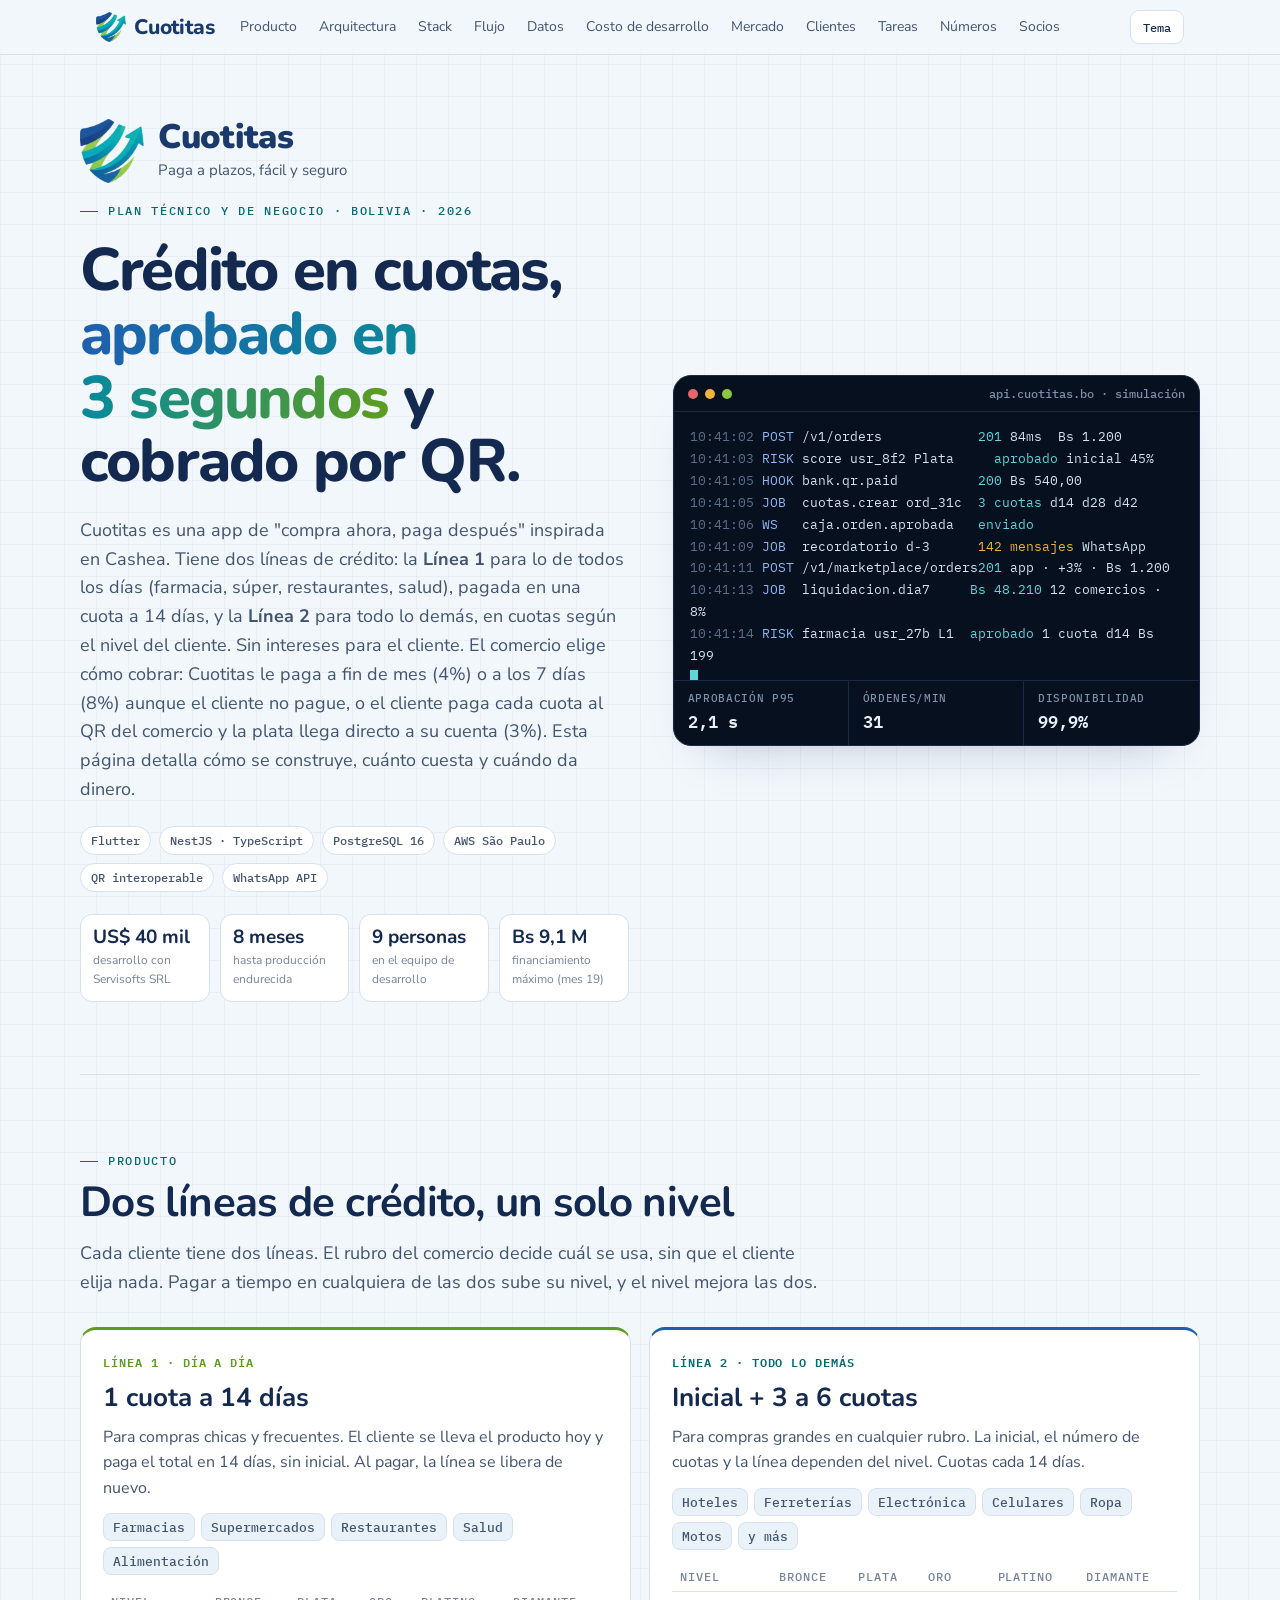
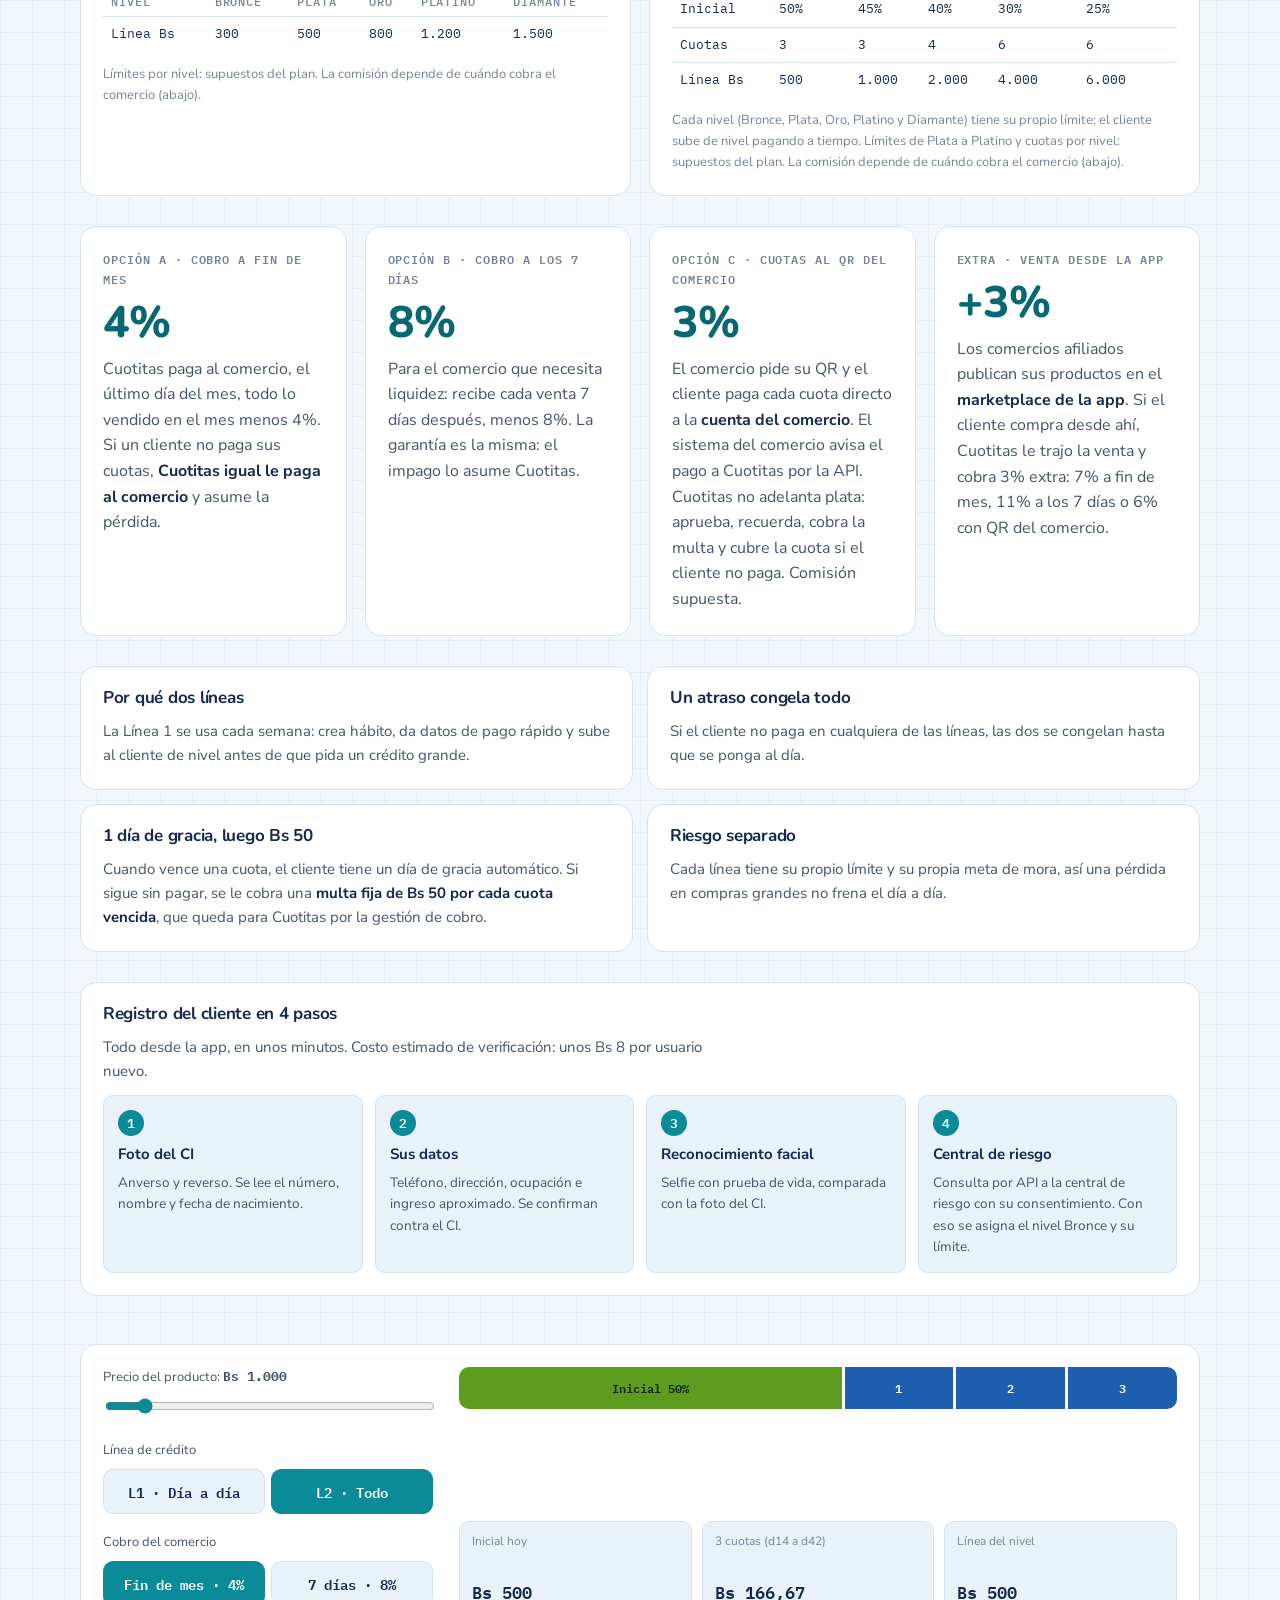
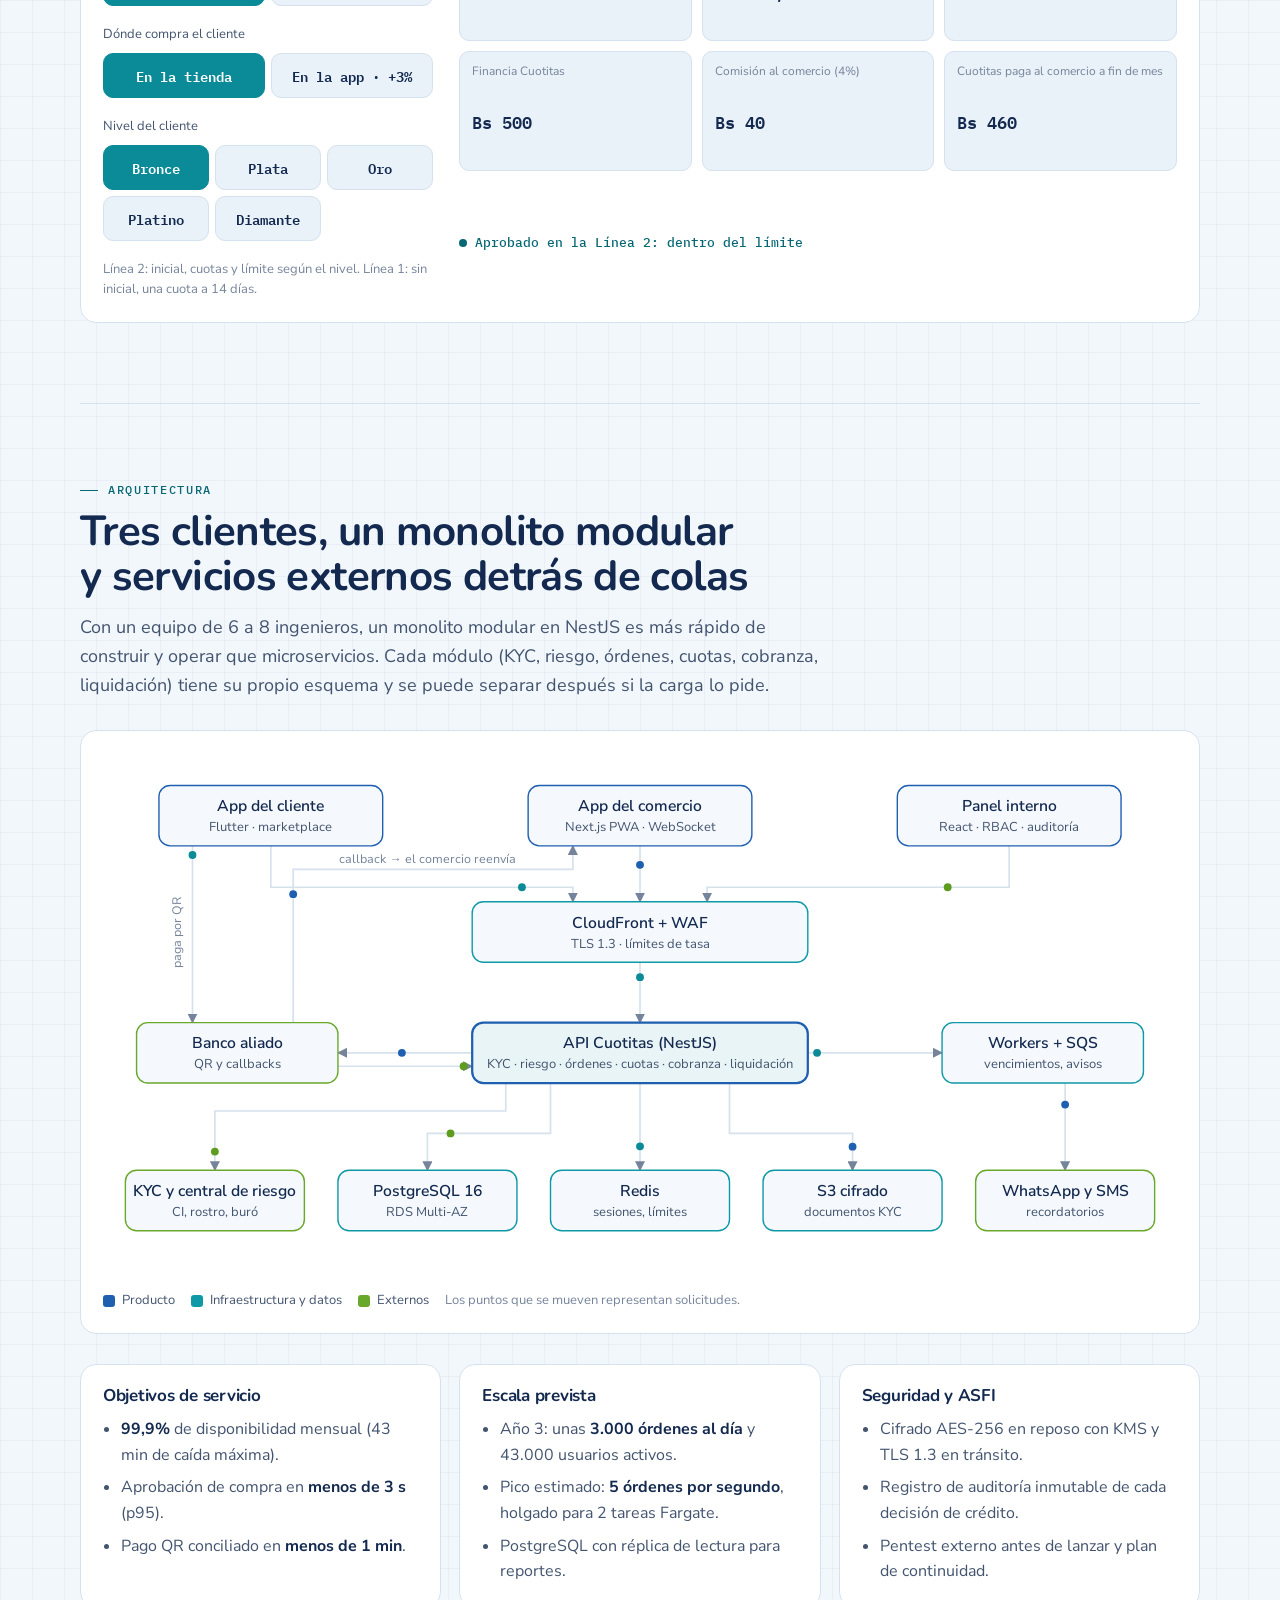
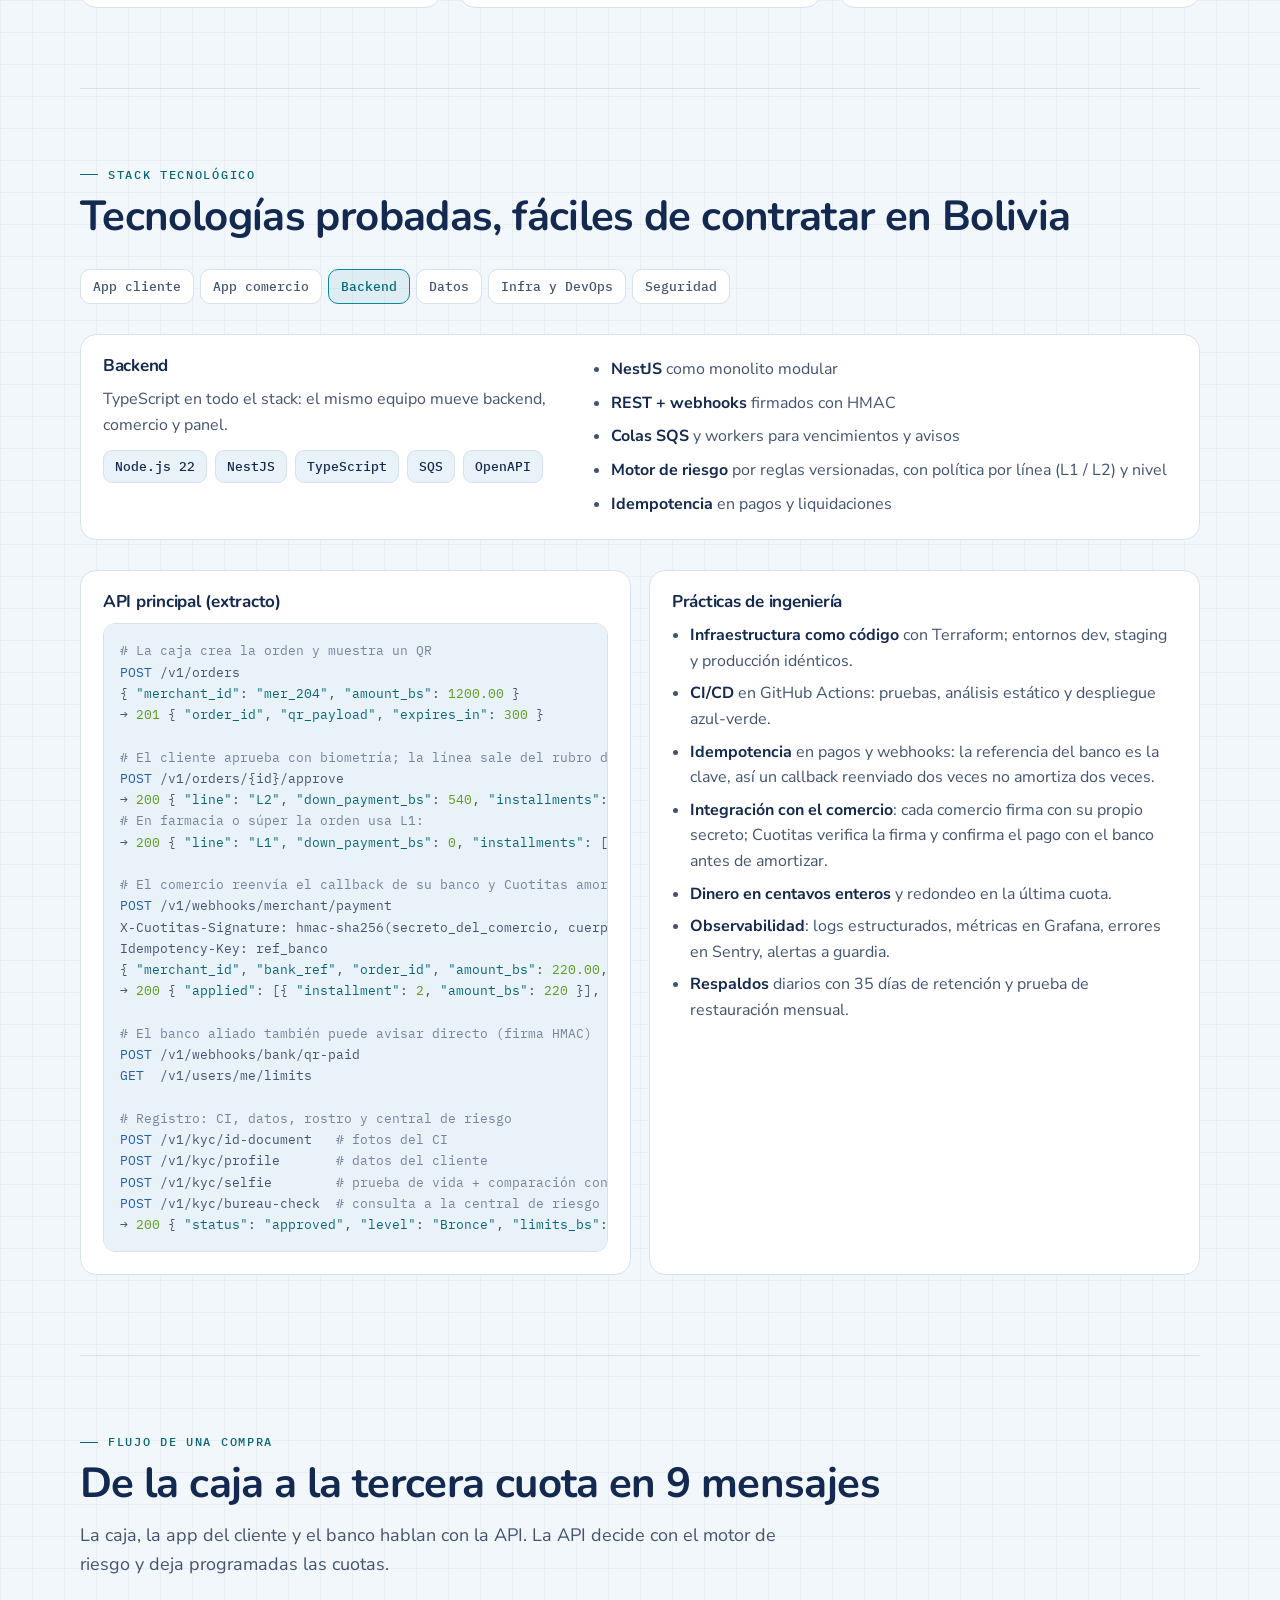
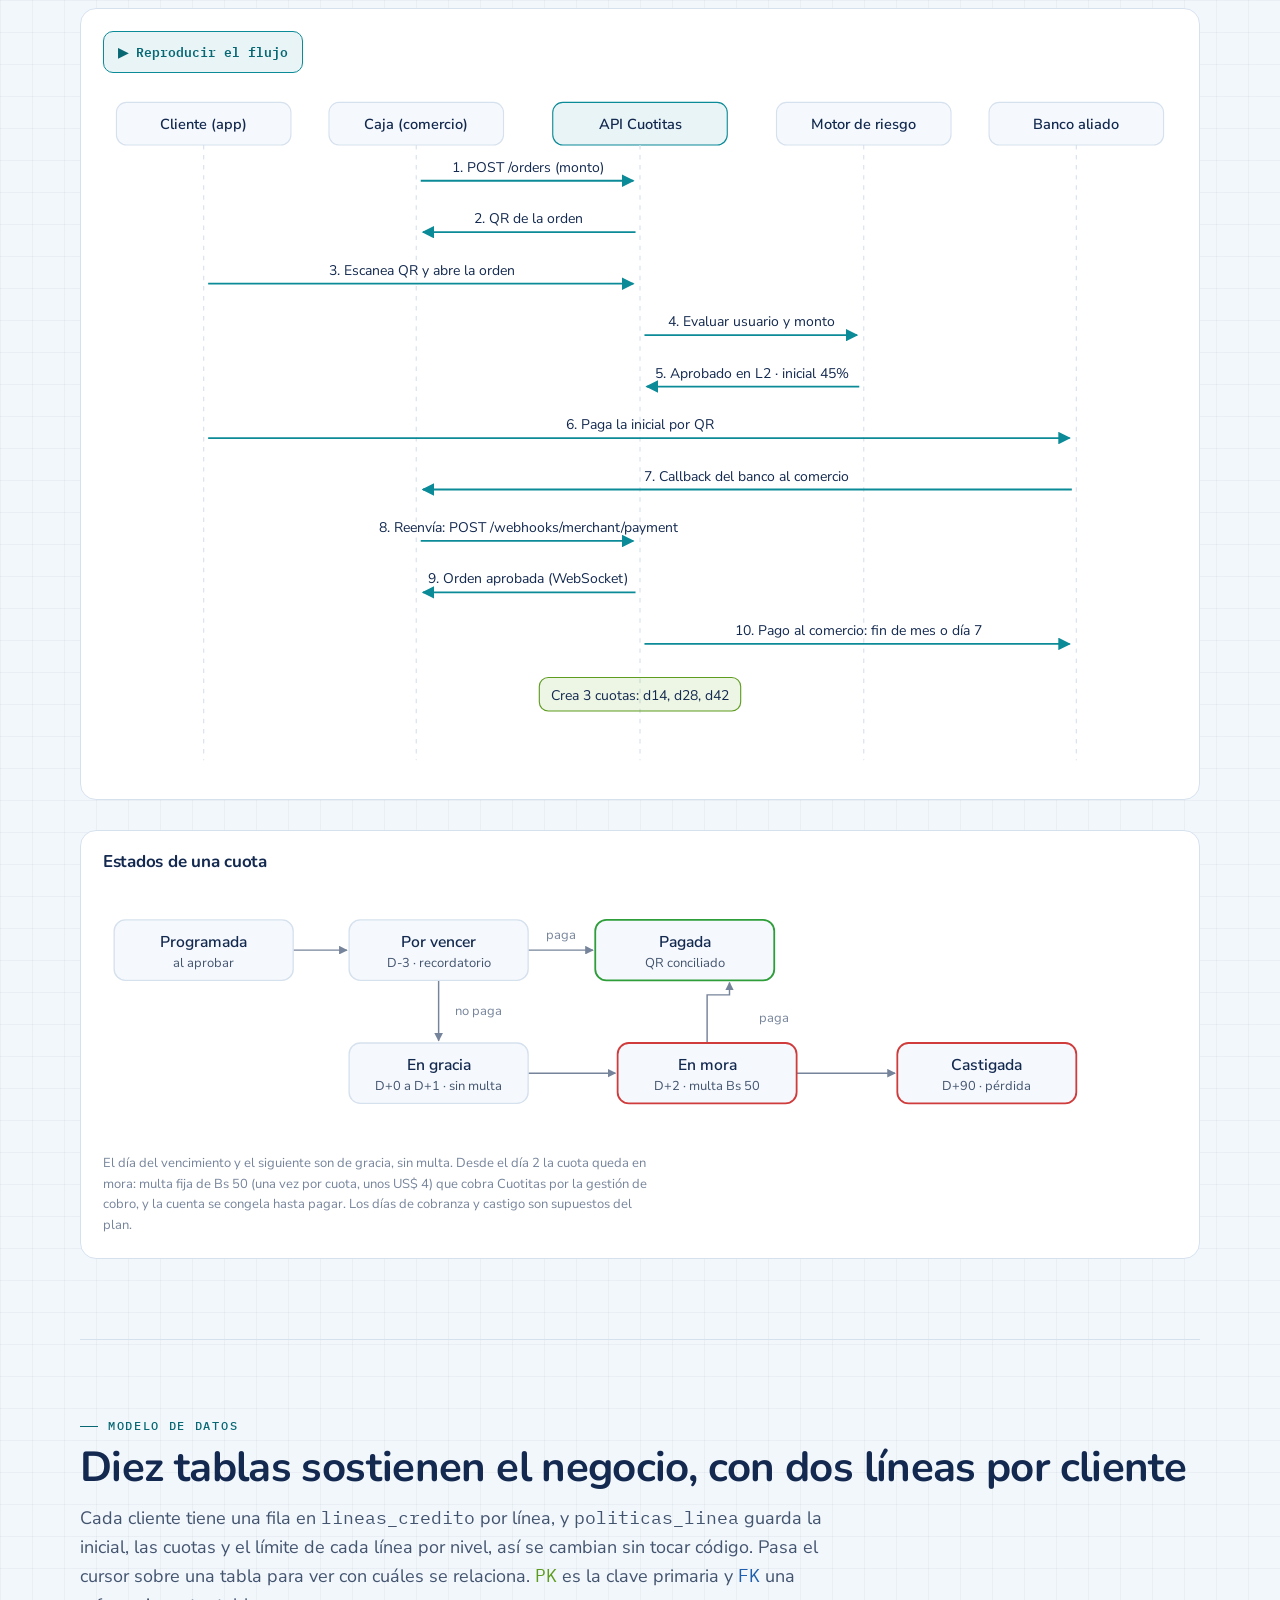
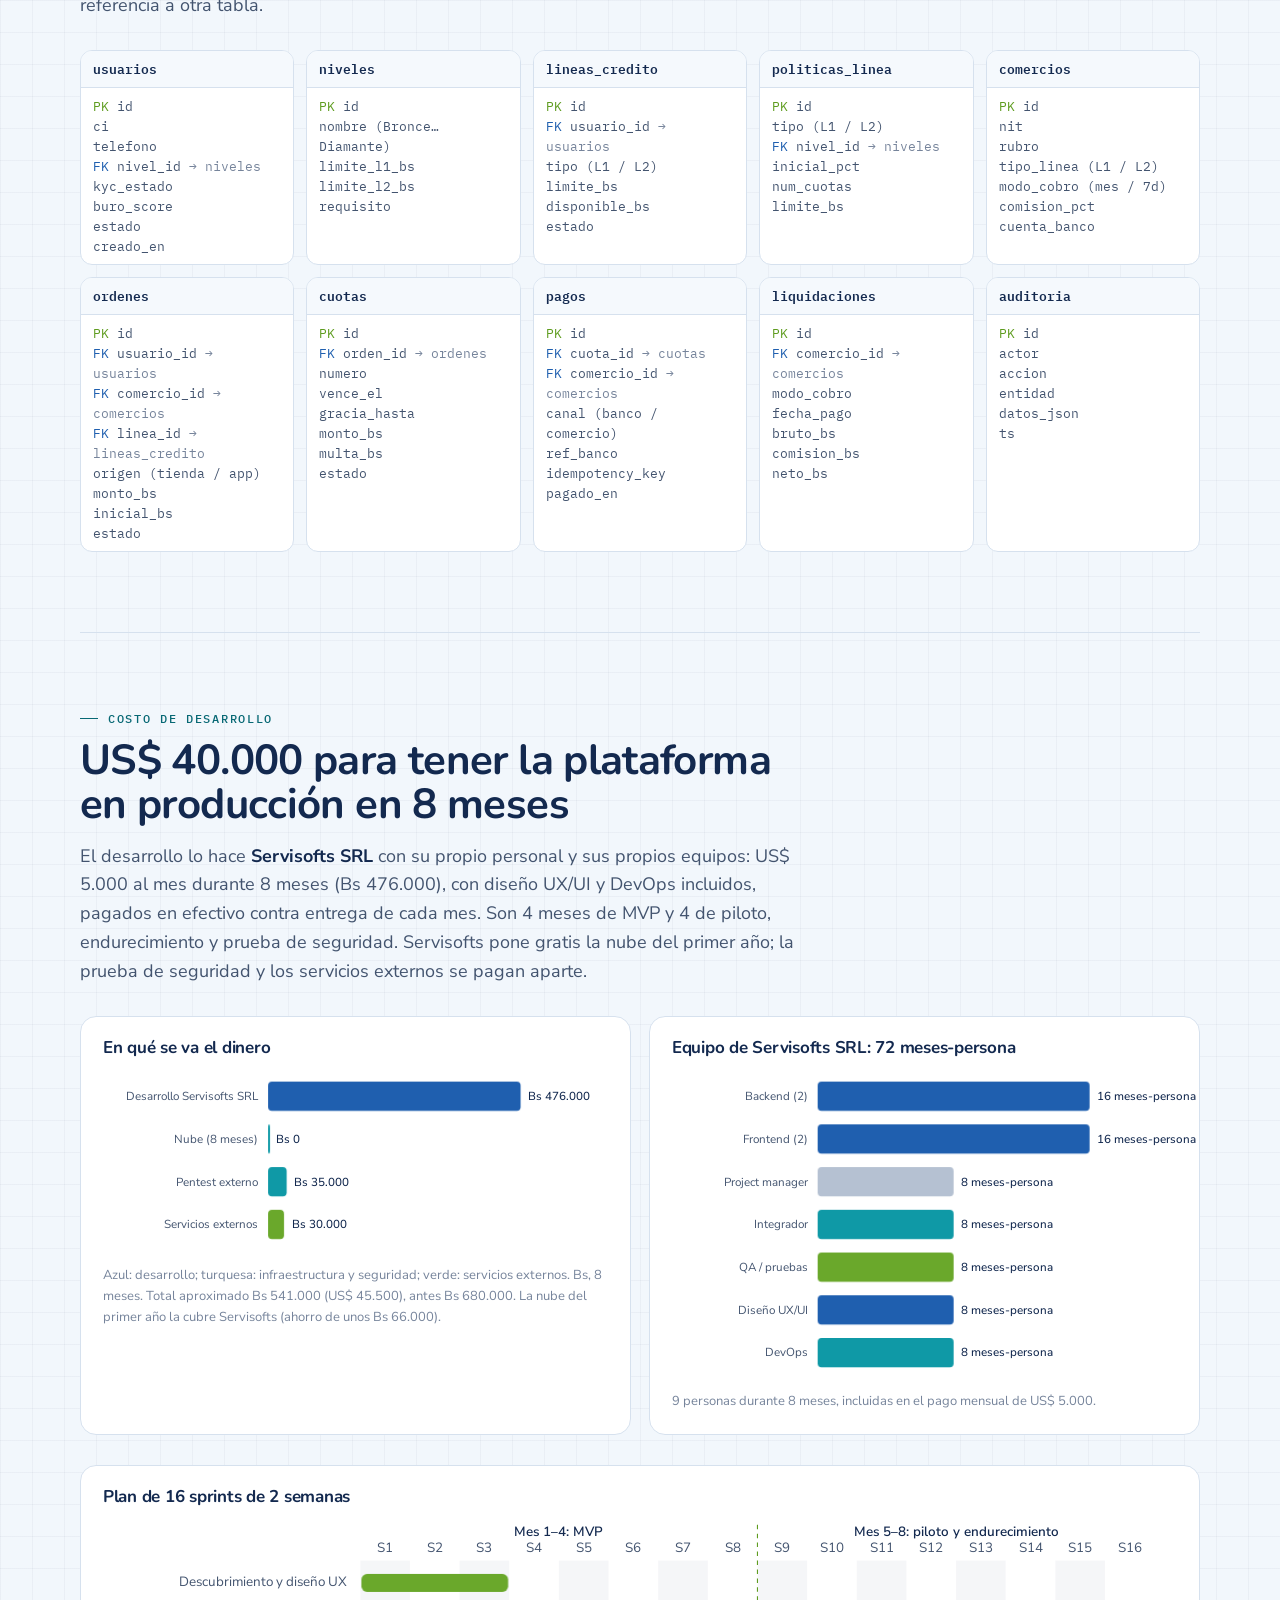
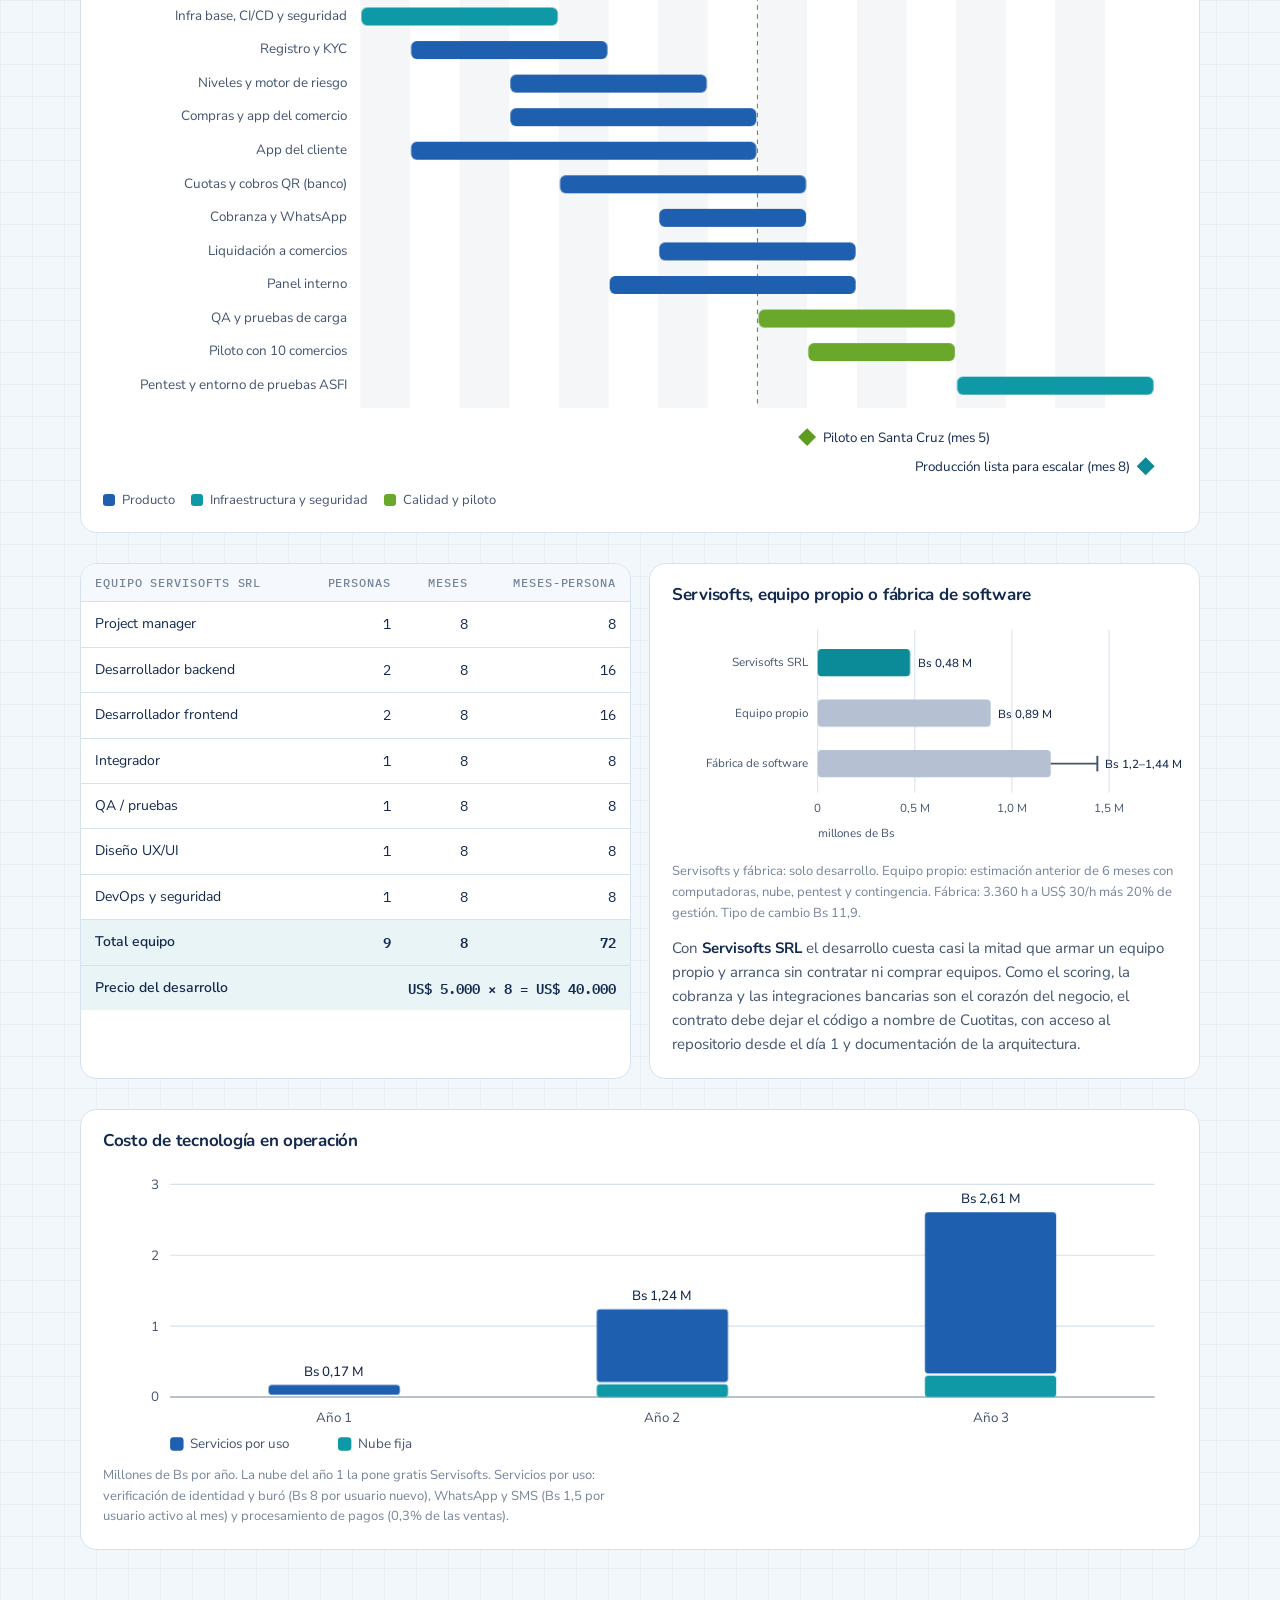
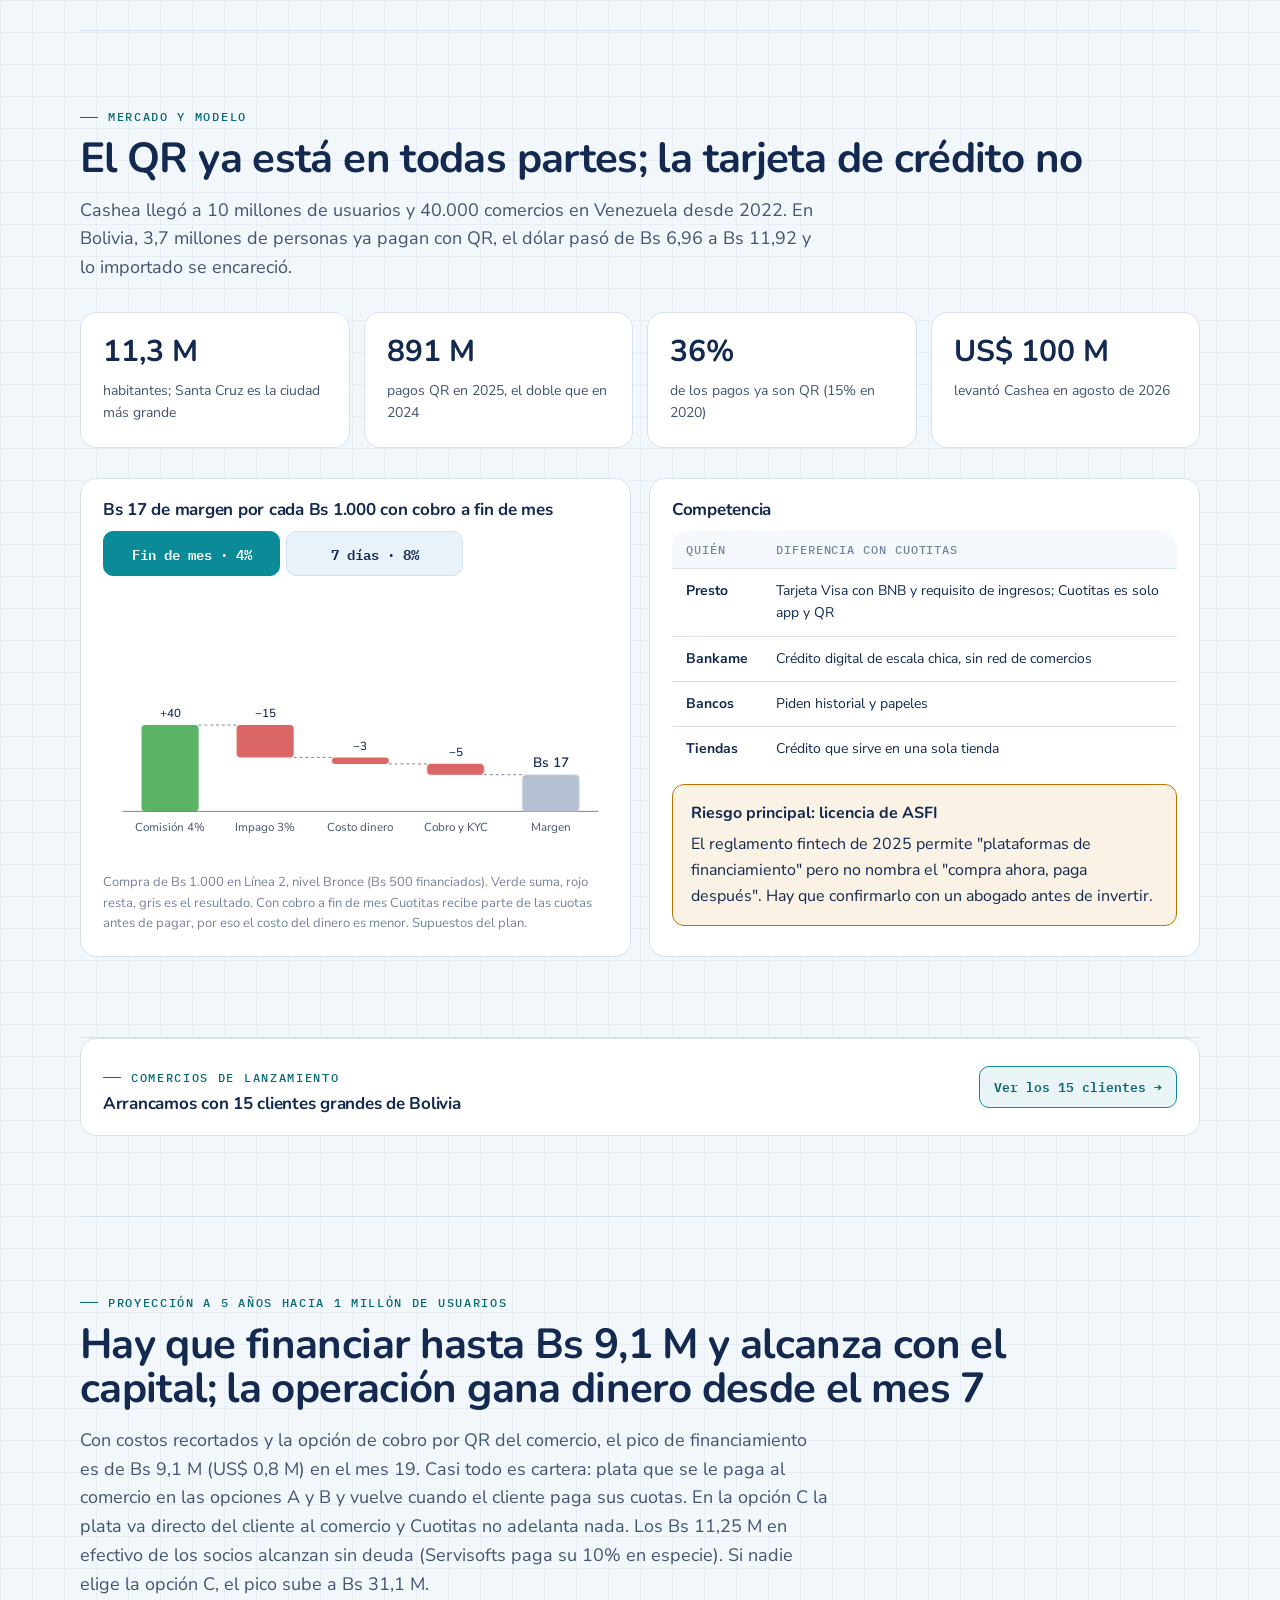
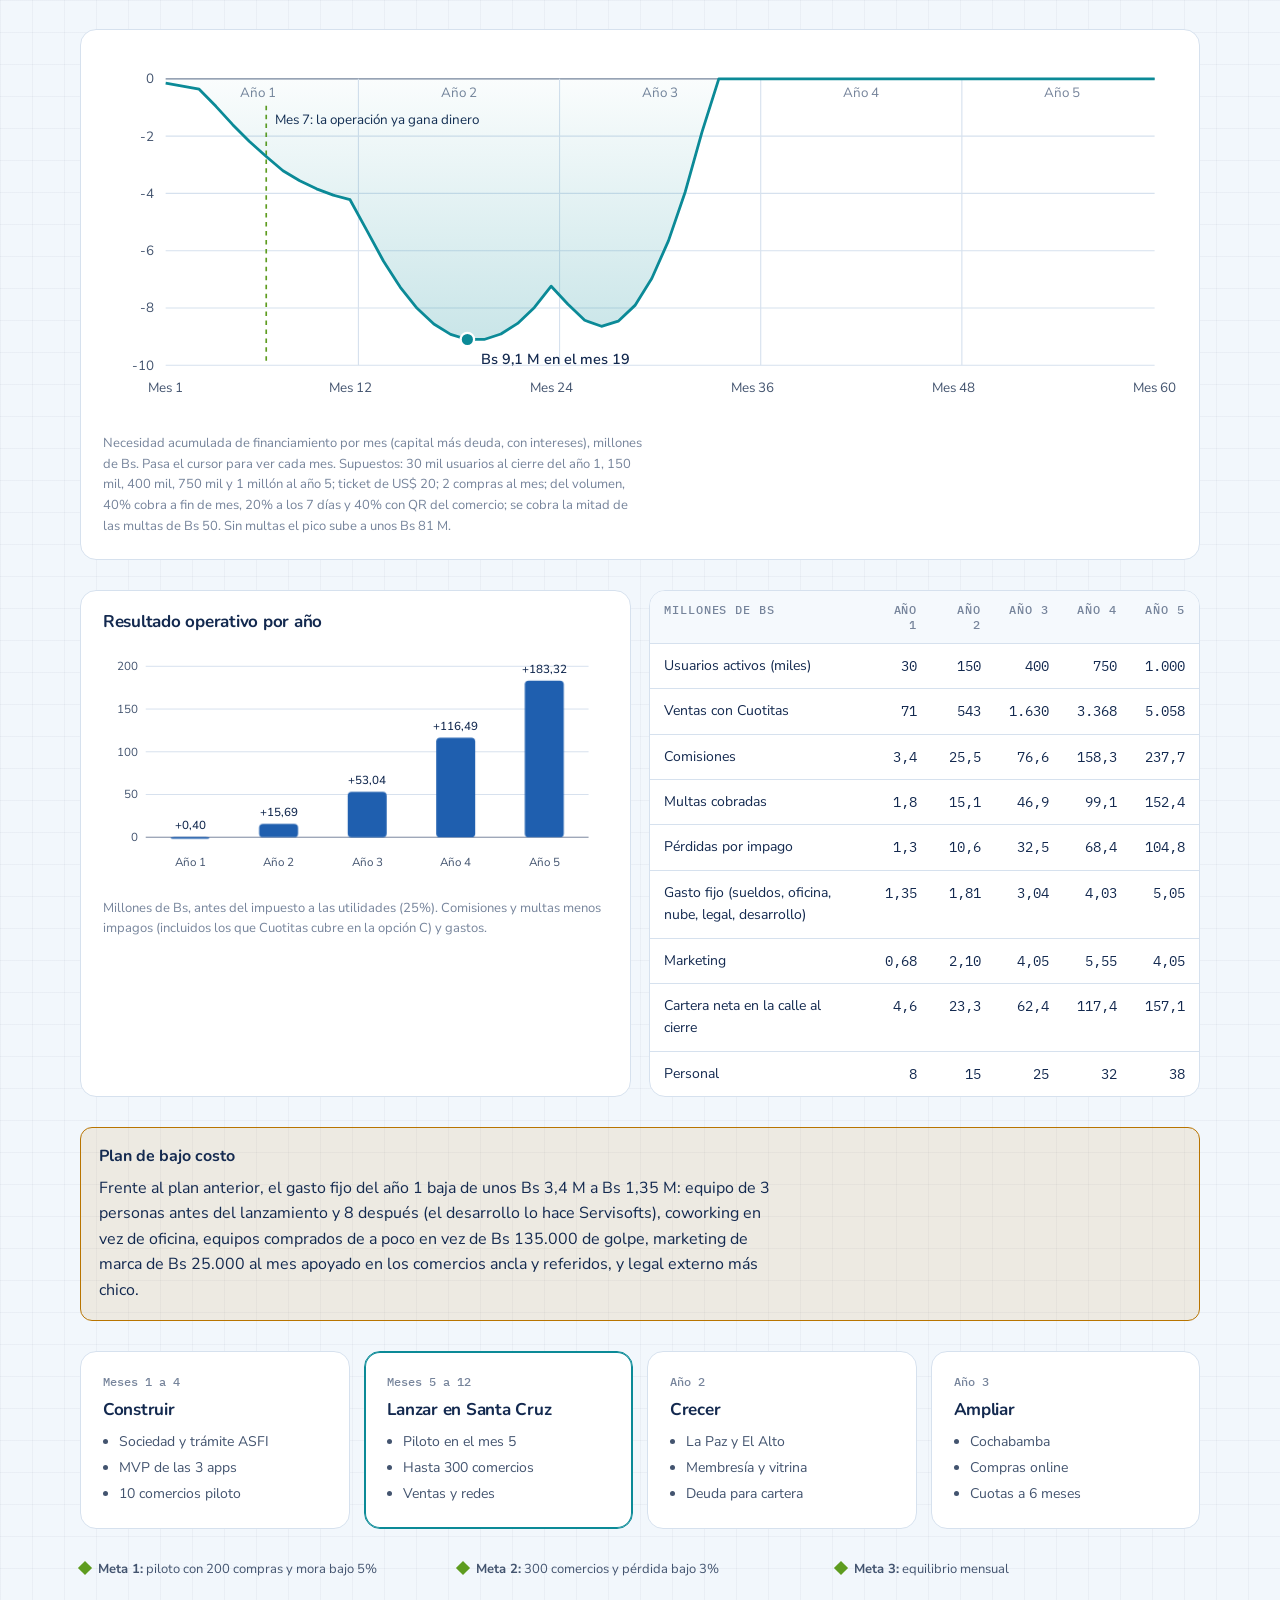
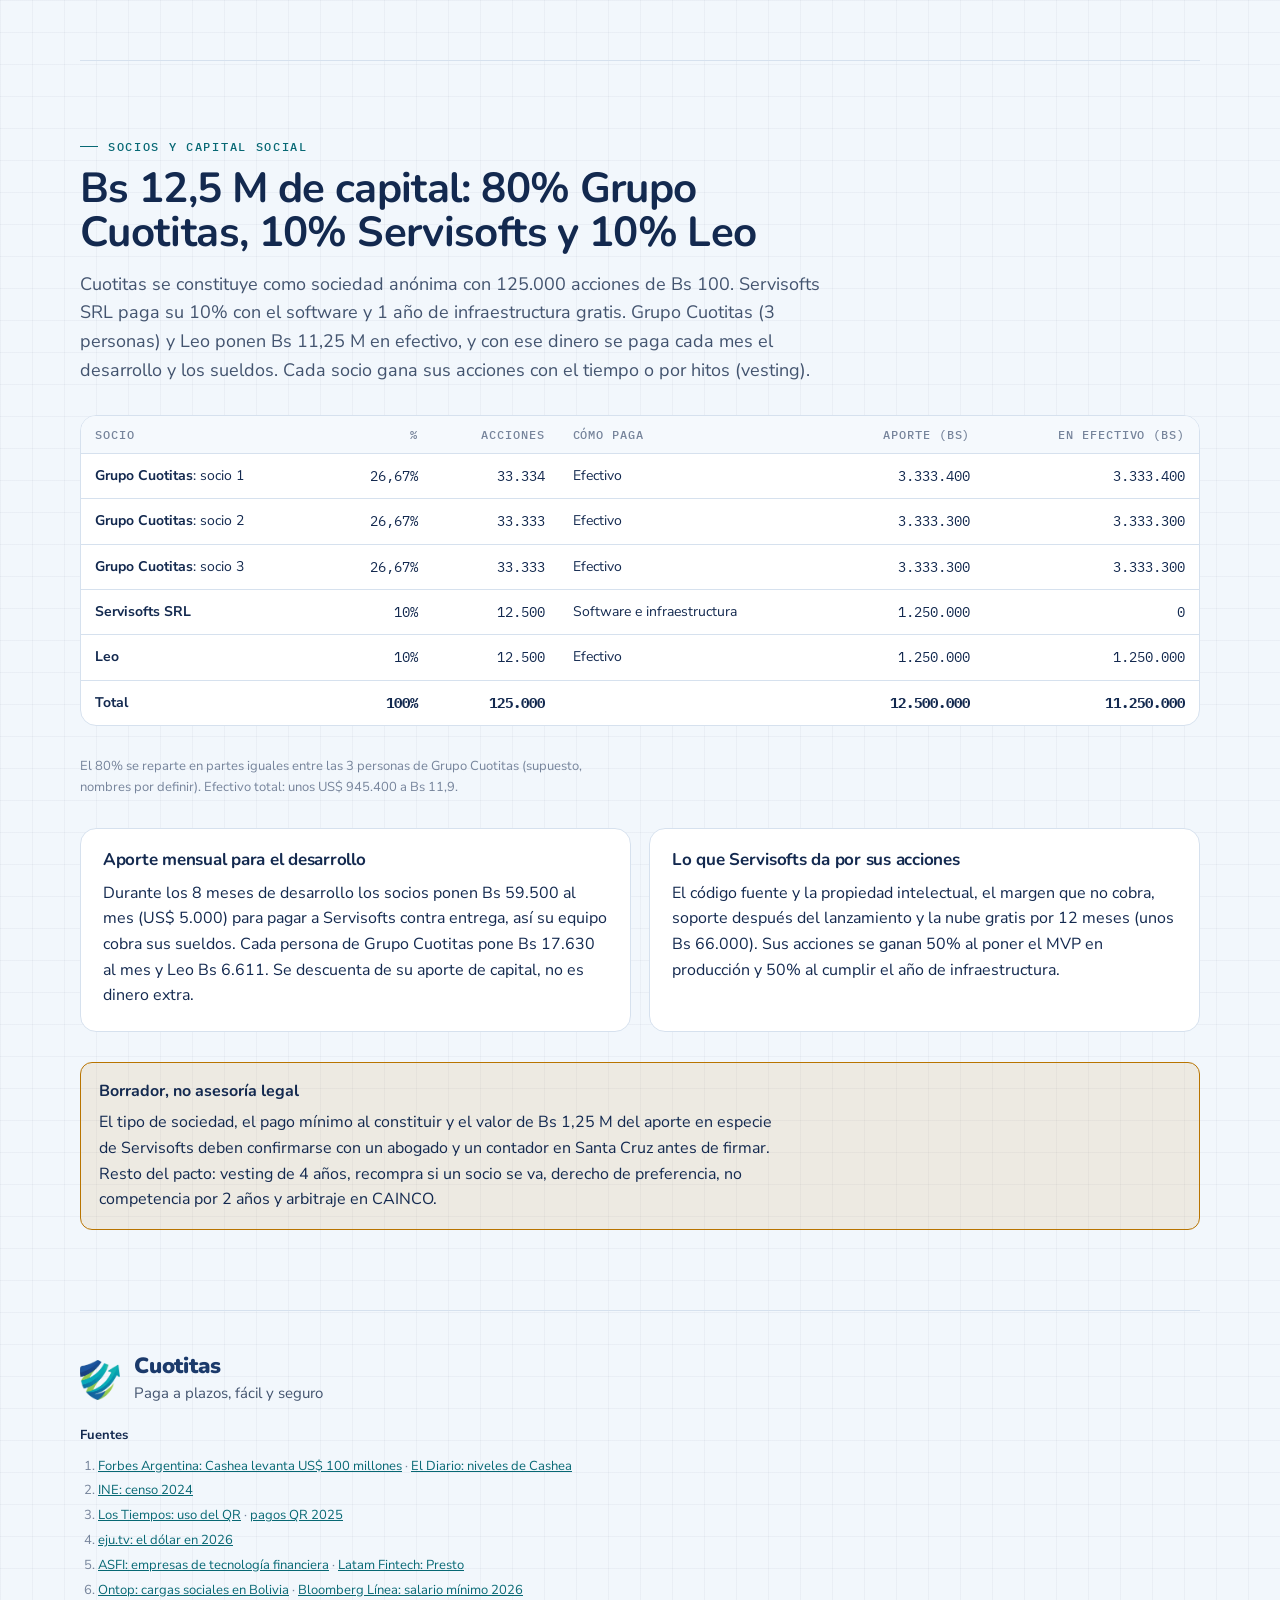
<file: index.html>
<!DOCTYPE html>
<html lang="es">
<head>
    <meta charset="UTF-8">
    <meta name="viewport" content="width=device-width, initial-scale=1.0, viewport-fit=cover">
    <title>Cuotitas Bolivia</title>
    <meta name="description" content="Cuotitas: paga a plazos, fácil y seguro. Plan técnico y de negocio.">
    <link rel="icon" type="image/png" href="logo.png">
    <link rel="preconnect" href="https://fonts.googleapis.com">
    <link rel="preconnect" href="https://fonts.gstatic.com" crossorigin>
    <link rel="stylesheet" href="https://fonts.googleapis.com/css2?family=Nunito:wght@600;700;800;900&family=Nunito+Sans:opsz,wght@6..12,400;6..12,600;6..12,700&family=IBM+Plex+Mono:wght@400;500;600&display=swap">
    <link rel="stylesheet" href="index.css">
</head>
<body>
<div class="progress" id="progress" aria-hidden="true"></div>
<nav class="top" aria-label="Secciones"><div class="in">
  <a class="brand" href="#inicio"><img src="logo.png" alt="" width="30" height="30">Cuotitas</a>
  <div class="links">
    <a href="#producto">Producto</a>
    <a href="#arquitectura">Arquitectura</a>
    <a href="#stack">Stack</a>
    <a href="#flujo">Flujo</a>
    <a href="#datos">Datos</a>
    <a href="#costo">Costo de desarrollo</a>
    <a href="#mercado">Mercado</a>
    <a href="clientes.html">Clientes</a>
    <a href="tareas.html">Tareas</a>
    <a href="#numeros">Números</a>
    <a href="#socios">Socios</a>
  </div>
  <button class="theme" id="theme" type="button" aria-label="Cambiar tema claro u oscuro">Tema</button>
</div></nav>

<main class="wrap">

<!-- HERO -->
<div class="hero" id="inicio">
  <div class="copy">
    <div class="lockup"><img src="logo.png" alt="Logo de Cuotitas" width="64" height="64"><div><b>Cuotitas</b><span>Paga a plazos, fácil y seguro</span></div></div>
    <span class="eyebrow">Plan técnico y de negocio · Bolivia · 2026</span>
    <h1>Crédito en cuotas, <span class="g">aprobado en 3 segundos</span> y cobrado por QR.</h1>
    <p class="lead">Cuotitas es una app de "compra ahora, paga después" inspirada en Cashea. Tiene dos líneas de crédito: la <b>Línea 1</b> para lo de todos los días (farmacia, súper, restaurantes, salud), pagada en una cuota a 14 días, y la <b>Línea 2</b> para todo lo demás, en cuotas según el nivel del cliente. Sin intereses para el cliente. El comercio elige cómo cobrar: Cuotitas le paga a fin de mes (4%) o a los 7 días (8%) aunque el cliente no pague, o el cliente paga cada cuota al QR del comercio y la plata llega directo a su cuenta (3%). Esta página detalla cómo se construye, cuánto cuesta y cuándo da dinero.</p>
    <div class="chips"><span class="chip">Flutter</span><span class="chip">NestJS · TypeScript</span><span class="chip">PostgreSQL 16</span><span class="chip">AWS São Paulo</span><span class="chip">QR interoperable</span><span class="chip">WhatsApp API</span></div>
    <div class="kpis">
      <div class="kpi"><b class="num" data-count="40" data-pre="US$ " data-suf=" mil">US$ 40 mil</b><span>desarrollo con Servisofts SRL</span></div>
      <div class="kpi"><b class="num">8 meses</b><span>hasta producción endurecida</span></div>
      <div class="kpi"><b class="num">9 personas</b><span>en el equipo de desarrollo</span></div>
      <div class="kpi"><b class="num">Bs 9,1 M</b><span>financiamiento máximo (mes 19)</span></div>
    </div>
  </div>
  <div class="console" aria-label="Simulación de eventos de la API de Cuotitas">
    <div class="bar"><i></i><i></i><i></i><span>api.cuotitas.bo · simulación</span></div>
    <pre id="log"><span class="dim">10:41:02</span> <span class="in">POST</span> /v1/orders            <span class="ok">201</span> 84ms  Bs 1.200
<span class="dim">10:41:03</span> <span class="in">RISK</span> score usr_8f2 Plata     <span class="ok">aprobado</span> inicial 45%
<span class="dim">10:41:05</span> <span class="in">HOOK</span> bank.qr.paid          <span class="ok">200</span> Bs 540,00
<span class="dim">10:41:05</span> <span class="in">JOB </span> cuotas.crear ord_31c  <span class="ok">3 cuotas</span> d14 d28 d42
<span class="dim">10:41:06</span> <span class="in">WS  </span> caja.orden.aprobada   <span class="ok">enviado</span>
<span class="dim">10:41:09</span> <span class="in">JOB </span> recordatorio d-3      <span class="wa">142 mensajes</span> WhatsApp
<span class="caret"></span></pre>
    <div class="meter">
      <div><small>Aprobación p95</small><b id="mLat">2,4 s</b></div>
      <div><small>Órdenes/min</small><b id="mOps">38</b></div>
      <div><small>Disponibilidad</small><b>99,9%</b></div>
    </div>
  </div>
</div>

<!-- PRODUCTO -->
<section id="producto">
  <header class="rv">
    <span class="eyebrow">Producto</span>
    <h2>Dos líneas de crédito, un solo nivel</h2>
    <p class="lead">Cada cliente tiene dos líneas. El rubro del comercio decide cuál se usa, sin que el cliente elija nada. Pagar a tiempo en cualquiera de las dos sube su nivel, y el nivel mejora las dos.</p>
  </header>
  <div class="lines">
    <div class="card glow line-card l1 rv">
      <span class="tag">Línea 1 · Día a día</span>
      <div class="big">1 cuota a 14 días</div>
      <p style="color:var(--ink-2)">Para compras chicas y frecuentes. El cliente se lleva el producto hoy y paga el total en 14 días, sin inicial. Al pagar, la línea se libera de nuevo.</p>
      <div class="rubros"><span>Farmacias</span><span>Supermercados</span><span>Restaurantes</span><span>Salud</span><span>Alimentación</span></div>
      <table class="minitbl"><thead><tr><th>Nivel</th><th>Bronce</th><th>Plata</th><th>Oro</th><th>Platino</th><th>Diamante</th></tr></thead>
        <tbody><tr><td>Línea Bs</td><td>300</td><td>500</td><td>800</td><td>1.200</td><td>1.500</td></tr></tbody></table>
      <p class="note">Límites por nivel: supuestos del plan. La comisión depende de cuándo cobra el comercio (abajo).</p>
    </div>
    <div class="card glow line-card l2 rv">
      <span class="tag">Línea 2 · Todo lo demás</span>
      <div class="big">Inicial + 3 a 6 cuotas</div>
      <p style="color:var(--ink-2)">Para compras grandes en cualquier rubro. La inicial, el número de cuotas y la línea dependen del nivel. Cuotas cada 14 días.</p>
      <div class="rubros"><span>Hoteles</span><span>Ferreterías</span><span>Electrónica</span><span>Celulares</span><span>Ropa</span><span>Motos</span><span>y más</span></div>
      <table class="minitbl"><thead><tr><th>Nivel</th><th>Bronce</th><th>Plata</th><th>Oro</th><th>Platino</th><th>Diamante</th></tr></thead>
        <tbody><tr><td>Inicial</td><td>50%</td><td>45%</td><td>40%</td><td>30%</td><td>25%</td></tr><tr><td>Cuotas</td><td>3</td><td>3</td><td>4</td><td>6</td><td>6</td></tr><tr><td>Línea Bs</td><td>500</td><td>1.000</td><td>2.000</td><td>4.000</td><td>6.000</td></tr></tbody></table>
      <p class="note">Cada nivel (Bronce, Plata, Oro, Platino y Diamante) tiene su propio límite; el cliente sube de nivel pagando a tiempo. Límites de Plata a Platino y cuotas por nivel: supuestos del plan. La comisión depende de cuándo cobra el comercio (abajo).</p>
    </div>
  </div>
  <div class="payout">
    <div class="card glow rv"><span class="opt">Opción A · Cobro a fin de mes</span><div class="pct">4%</div>
      <p style="color:var(--ink-2)">Cuotitas paga al comercio, el último día del mes, todo lo vendido en el mes menos 4%. Si un cliente no paga sus cuotas, <b style="color:var(--ink)">Cuotitas igual le paga al comercio</b> y asume la pérdida.</p></div>
    <div class="card glow rv"><span class="opt">Opción B · Cobro a los 7 días</span><div class="pct">8%</div>
      <p style="color:var(--ink-2)">Para el comercio que necesita liquidez: recibe cada venta 7 días después, menos 8%. La garantía es la misma: el impago lo asume Cuotitas.</p></div>
    <div class="card glow rv"><span class="opt">Opción C · Cuotas al QR del comercio</span><div class="pct">3%</div>
      <p style="color:var(--ink-2)">El comercio pide su QR y el cliente paga cada cuota directo a la <b style="color:var(--ink)">cuenta del comercio</b>. El sistema del comercio avisa el pago a Cuotitas por la API. Cuotitas no adelanta plata: aprueba, recuerda, cobra la multa y cubre la cuota si el cliente no paga. Comisión supuesta.</p></div>
    <div class="card glow rv"><span class="opt">Extra · Venta desde la app</span><div class="pct">+3%</div>
      <p style="color:var(--ink-2)">Los comercios afiliados publican sus productos en el <b style="color:var(--ink)">marketplace de la app</b>. Si el cliente compra desde ahí, Cuotitas le trajo la venta y cobra 3% extra: 7% a fin de mes, 11% a los 7 días o 6% con QR del comercio.</p></div>
  </div>
  <div class="rules">
    <div class="card glow rv"><h3>Por qué dos líneas</h3><p style="color:var(--ink-2);font-size:15px">La Línea 1 se usa cada semana: crea hábito, da datos de pago rápido y sube al cliente de nivel antes de que pida un crédito grande.</p></div>
    <div class="card glow rv"><h3>Un atraso congela todo</h3><p style="color:var(--ink-2);font-size:15px">Si el cliente no paga en cualquiera de las líneas, las dos se congelan hasta que se ponga al día.</p></div>
    <div class="card glow rv"><h3>1 día de gracia, luego Bs 50</h3><p style="color:var(--ink-2);font-size:15px">Cuando vence una cuota, el cliente tiene un día de gracia automático. Si sigue sin pagar, se le cobra una <b style="color:var(--ink)">multa fija de Bs 50 por cada cuota vencida</b>, que queda para Cuotitas por la gestión de cobro.</p></div>
    <div class="card glow rv"><h3>Riesgo separado</h3><p style="color:var(--ink-2);font-size:15px">Cada línea tiene su propio límite y su propia meta de mora, así una pérdida en compras grandes no frena el día a día.</p></div>
  </div>
  <div class="card rv onbw">
    <h3>Registro del cliente en 4 pasos</h3>
    <p style="color:var(--ink-2);font-size:15px;margin:0">Todo desde la app, en unos minutos. Costo estimado de verificación: unos Bs 8 por usuario nuevo.</p>
    <ol class="onb">
      <li><span class="n">1</span><b>Foto del CI</b><span>Anverso y reverso. Se lee el número, nombre y fecha de nacimiento.</span></li>
      <li><span class="n">2</span><b>Sus datos</b><span>Teléfono, dirección, ocupación e ingreso aproximado. Se confirman contra el CI.</span></li>
      <li><span class="n">3</span><b>Reconocimiento facial</b><span>Selfie con prueba de vida, comparada con la foto del CI.</span></li>
      <li><span class="n">4</span><b>Central de riesgo</b><span>Consulta por API a la central de riesgo con su consentimiento. Con eso se asigna el nivel Bronce y su límite.</span></li>
    </ol>
  </div>
  <div class="card glow sim rv">
    <div style="display:grid;gap:18px;align-content:start">
      <div><label for="precio">Precio del producto: <b class="num" id="precioTxt">Bs 1.000</b></label>
        <input id="precio" type="range" min="200" max="8000" step="100" value="1000"></div>
      <div><label id="lnLab">Línea de crédito</label>
        <div class="seg" role="group" aria-labelledby="lnLab" style="grid-template-columns:1fr 1fr">
          <button type="button" data-ln="1" aria-pressed="false">L1 · Día a día</button><button type="button" data-ln="2" aria-pressed="true">L2 · Todo</button>
        </div></div>
      <div><label id="poLab">Cobro del comercio</label>
        <div class="seg" role="group" aria-labelledby="poLab" style="grid-template-columns:1fr 1fr">
          <button type="button" data-po="m" aria-pressed="true">Fin de mes · 4%</button><button type="button" data-po="7" aria-pressed="false">7 días · 8%</button>
        </div></div>
      <div><label id="orLab">Dónde compra el cliente</label>
        <div class="seg" role="group" aria-labelledby="orLab" style="grid-template-columns:1fr 1fr">
          <button type="button" data-or="t" aria-pressed="true">En la tienda</button><button type="button" data-or="a" aria-pressed="false">En la app · +3%</button>
        </div></div>
      <div><label id="lvLab">Nivel del cliente</label>
        <div class="seg" role="group" aria-labelledby="lvLab" style="grid-template-columns:repeat(3,1fr)">
          <button type="button" data-l="1" aria-pressed="true">Bronce</button><button type="button" data-l="2" aria-pressed="false">Plata</button><button type="button" data-l="3" aria-pressed="false">Oro</button><button type="button" data-l="4" aria-pressed="false">Platino</button><button type="button" data-l="5" aria-pressed="false">Diamante</button>
        </div></div>
      <p class="note">Línea 2: inicial, cuotas y límite según el nivel. Línea 1: sin inicial, una cuota a 14 días.</p>
    </div>
    <div style="display:grid;gap:14px;min-width:0" aria-live="polite">
      <div class="split" aria-hidden="true" id="split"></div>
      <div class="cells">
        <div class="cell"><span>Inicial hoy</span><b id="iniTxt">Bs 500</b></div>
        <div class="cell"><span id="cuLab">Cada cuota (d14, d28, d42)</span><b id="cuTxt">Bs 166,67</b></div>
        <div class="cell"><span>Línea del nivel</span><b id="lineaTxt">Bs 500</b></div>
        <div class="cell"><span>Financia Cuotitas</span><b id="finTxt">Bs 500</b></div>
        <div class="cell"><span id="comLab">Comisión al comercio (4%)</span><b id="comTxt">Bs 40</b></div>
        <div class="cell"><span id="netLab">Cuotitas paga al comercio a fin de mes</span><b id="netTxt">Bs 460</b></div>
      </div>
      <div class="status ok" id="estado"><i></i><span>Aprobado: dentro de la línea</span></div>
    </div>
  </div>
</section>

<!-- ARQUITECTURA -->
<section id="arquitectura">
  <header class="rv">
    <span class="eyebrow">Arquitectura</span>
    <h2>Tres clientes, un monolito modular y servicios externos detrás de colas</h2>
    <p class="lead">Con un equipo de 6 a 8 ingenieros, un monolito modular en NestJS es más rápido de construir y operar que microservicios. Cada módulo (KYC, riesgo, órdenes, cuotas, cobranza, liquidación) tiene su propio esquema y se puede separar después si la carga lo pide.</p>
  </header>
  <div class="card rv">
    <div class="scrollx"><svg class="diagram" id="arch" viewBox="0 0 960 470" role="img" aria-label="Arquitectura de Cuotitas: apps, borde, API, servicios y datos"></svg></div>
    <div class="legend"><span><i style="background:var(--s1)"></i>Producto</span><span><i style="background:var(--s2)"></i>Infraestructura y datos</span><span><i style="background:var(--s3)"></i>Externos</span><span class="note">Los puntos que se mueven representan solicitudes.</span></div>
  </div>
  <div class="grid3">
    <div class="card glow rv"><h3>Objetivos de servicio</h3><ul class="clean"><li><b>99,9%</b> de disponibilidad mensual (43 min de caída máxima).</li><li>Aprobación de compra en <b>menos de 3 s</b> (p95).</li><li>Pago QR conciliado en <b>menos de 1 min</b>.</li></ul></div>
    <div class="card glow rv"><h3>Escala prevista</h3><ul class="clean"><li>Año 3: unas <b>3.000 órdenes al día</b> y 43.000 usuarios activos.</li><li>Pico estimado: <b>5 órdenes por segundo</b>, holgado para 2 tareas Fargate.</li><li>PostgreSQL con réplica de lectura para reportes.</li></ul></div>
    <div class="card glow rv"><h3>Seguridad y ASFI</h3><ul class="clean"><li>Cifrado AES-256 en reposo con KMS y TLS 1.3 en tránsito.</li><li>Registro de auditoría inmutable de cada decisión de crédito.</li><li>Pentest externo antes de lanzar y plan de continuidad.</li></ul></div>
  </div>
</section>

<!-- STACK -->
<section id="stack">
  <header class="rv">
    <span class="eyebrow">Stack tecnológico</span>
    <h2>Tecnologías probadas, fáciles de contratar en Bolivia</h2>
  </header>
  <div class="tabs" role="tablist" aria-label="Capas del stack" id="tabs"></div>
  <div class="card tabpanel rv" role="tabpanel" id="tabpanel" aria-live="polite"></div>
  <div class="grid2">
    <div class="card rv"><h3>API principal (extracto)</h3>
<pre class="code"><span class="c"># La caja crea la orden y muestra un QR</span>
<span class="k">POST</span> /v1/orders
{ <span class="s">"merchant_id"</span>: <span class="s">"mer_204"</span>, <span class="s">"amount_bs"</span>: <span class="n">1200.00</span> }
→ <span class="n">201</span> { <span class="s">"order_id"</span>, <span class="s">"qr_payload"</span>, <span class="s">"expires_in"</span>: <span class="n">300</span> }

<span class="c"># El cliente aprueba con biometría; la línea sale del rubro del comercio</span>
<span class="k">POST</span> /v1/orders/{id}/approve
→ <span class="n">200</span> { <span class="s">"line"</span>: <span class="s">"L2"</span>, <span class="s">"down_payment_bs"</span>: <span class="n">540</span>, <span class="s">"installments"</span>: [<span class="n">220</span>, <span class="n">220</span>, <span class="n">220</span>] }
<span class="c"># En farmacia o súper la orden usa L1:</span>
→ <span class="n">200</span> { <span class="s">"line"</span>: <span class="s">"L1"</span>, <span class="s">"down_payment_bs"</span>: <span class="n">0</span>, <span class="s">"installments"</span>: [<span class="n">85.50</span>] }

<span class="c"># El comercio reenvía el callback de su banco y Cuotitas amortiza la cuota</span>
<span class="k">POST</span> /v1/webhooks/merchant/payment
X-Cuotitas-Signature: hmac-sha256(secreto_del_comercio, cuerpo)
Idempotency-Key: ref_banco
{ <span class="s">"merchant_id"</span>, <span class="s">"bank_ref"</span>, <span class="s">"order_id"</span>, <span class="s">"amount_bs"</span>: <span class="n">220.00</span>, <span class="s">"paid_at"</span> }
→ <span class="n">200</span> { <span class="s">"applied"</span>: [{ <span class="s">"installment"</span>: <span class="n">2</span>, <span class="s">"amount_bs"</span>: <span class="n">220</span> }], <span class="s">"pending_bs"</span>: <span class="n">220</span> }

<span class="c"># El banco aliado también puede avisar directo (firma HMAC)</span>
<span class="k">POST</span> /v1/webhooks/bank/qr-paid
<span class="k">GET</span>  /v1/users/me/limits

<span class="c"># Registro: CI, datos, rostro y central de riesgo</span>
<span class="k">POST</span> /v1/kyc/id-document   <span class="c"># fotos del CI</span>
<span class="k">POST</span> /v1/kyc/profile       <span class="c"># datos del cliente</span>
<span class="k">POST</span> /v1/kyc/selfie        <span class="c"># prueba de vida + comparación con el CI</span>
<span class="k">POST</span> /v1/kyc/bureau-check  <span class="c"># consulta a la central de riesgo</span>
→ <span class="n">200</span> { <span class="s">"status"</span>: <span class="s">"approved"</span>, <span class="s">"level"</span>: <span class="s">"Bronce"</span>, <span class="s">"limits_bs"</span>: { <span class="s">"L1"</span>: <span class="n">300</span>, <span class="s">"L2"</span>: <span class="n">500</span> } }</pre></div>
    <div class="card rv"><h3>Prácticas de ingeniería</h3>
      <ul class="clean">
        <li><b>Infraestructura como código</b> con Terraform; entornos dev, staging y producción idénticos.</li>
        <li><b>CI/CD</b> en GitHub Actions: pruebas, análisis estático y despliegue azul-verde.</li>
        <li><b>Idempotencia</b> en pagos y webhooks: la referencia del banco es la clave, así un callback reenviado dos veces no amortiza dos veces.</li>
        <li><b>Integración con el comercio</b>: cada comercio firma con su propio secreto; Cuotitas verifica la firma y confirma el pago con el banco antes de amortizar.</li>
        <li><b>Dinero en centavos enteros</b> y redondeo en la última cuota.</li>
        <li><b>Observabilidad</b>: logs estructurados, métricas en Grafana, errores en Sentry, alertas a guardia.</li>
        <li><b>Respaldos</b> diarios con 35 días de retención y prueba de restauración mensual.</li>
      </ul></div>
  </div>
</section>

<!-- FLUJO -->
<section id="flujo">
  <header class="rv">
    <span class="eyebrow">Flujo de una compra</span>
    <h2>De la caja a la tercera cuota en 9 mensajes</h2>
    <p class="lead">La caja, la app del cliente y el banco hablan con la API. La API decide con el motor de riesgo y deja programadas las cuotas.</p>
  </header>
  <div class="card rv" style="gap:16px">
    <button class="btn" id="seqPlay" type="button">▶ Reproducir el flujo</button>
    <div class="scrollx"><svg class="diagram seq" id="seq" viewBox="0 0 960 615" role="img" aria-label="Diagrama de secuencia de una compra"></svg></div>
  </div>
  <div class="card rv">
    <h3>Estados de una cuota</h3>
    <div class="scrollx"><svg class="diagram" id="states" viewBox="0 0 960 230" role="img" aria-label="Estados de una cuota: programada, por vencer, pagada, en gracia, en mora con multa, castigada"></svg></div>
    <p class="note">El día del vencimiento y el siguiente son de gracia, sin multa. Desde el día 2 la cuota queda en mora: multa fija de Bs 50 (una vez por cuota, unos US$ 4) que cobra Cuotitas por la gestión de cobro, y la cuenta se congela hasta pagar. Los días de cobranza y castigo son supuestos del plan.</p>
  </div>
</section>

<!-- DATOS -->
<section id="datos">
  <header class="rv">
    <span class="eyebrow">Modelo de datos</span>
    <h2>Diez tablas sostienen el negocio, con dos líneas por cliente</h2>
    <p class="lead">Cada cliente tiene una fila en <span class="mono">lineas_credito</span> por línea, y <span class="mono">politicas_linea</span> guarda la inicial, las cuotas y el límite de cada línea por nivel, así se cambian sin tocar código. Pasa el cursor sobre una tabla para ver con cuáles se relaciona. <span class="mono" style="color:var(--sun)">PK</span> es la clave primaria y <span class="mono" style="color:var(--cyan)">FK</span> una referencia a otra tabla.</p>
  </header>
  <div class="erd rv" id="erd"></div>
</section>

<!-- COSTO -->
<section id="costo">
  <header class="rv">
    <span class="eyebrow">Costo de desarrollo</span>
    <h2>US$ 40.000 para tener la plataforma en producción en 8 meses</h2>
    <p class="lead">El desarrollo lo hace <b style="color:var(--ink)">Servisofts SRL</b> con su propio personal y sus propios equipos: US$ 5.000 al mes durante 8 meses (Bs 476.000), con diseño UX/UI y DevOps incluidos, pagados en efectivo contra entrega de cada mes. Son 4 meses de MVP y 4 de piloto, endurecimiento y prueba de seguridad. Servisofts pone gratis la nube del primer año; la prueba de seguridad y los servicios externos se pagan aparte.</p>
  </header>
  <div class="grid2">
    <div class="card rv">
      <h3>En qué se va el dinero</h3>
      <svg class="chart" id="devcost" viewBox="0 0 520 190" role="img" aria-label="Costo de desarrollo por rubro"></svg>
      <p class="note">Azul: desarrollo; turquesa: infraestructura y seguridad; verde: servicios externos. Bs, 8 meses. Total aproximado Bs 541.000 (US$ 45.500), antes Bs 680.000. La nube del primer año la cubre Servisofts (ahorro de unos Bs 66.000).</p>
    </div>
    <div class="card rv">
      <h3>Equipo de Servisofts SRL: 72 meses-persona</h3>
      <svg class="chart" id="effort" viewBox="0 0 520 320" role="img" aria-label="Meses-persona por rol"></svg>
      <p class="note">9 personas durante 8 meses, incluidas en el pago mensual de US$ 5.000.</p>
    </div>
  </div>
  <div class="card rv">
    <h3>Plan de 16 sprints de 2 semanas</h3>
    <div class="scrollx"><svg class="diagram" id="gantt" viewBox="0 0 960 500" role="img" aria-label="Cronograma de desarrollo en 16 sprints"></svg></div>
    <div class="legend"><span><i style="background:var(--s1)"></i>Producto</span><span><i style="background:var(--s2)"></i>Infraestructura y seguridad</span><span><i style="background:var(--s3)"></i>Calidad y piloto</span></div>
  </div>
  <div class="grid2">
    <div class="tbl rv"><table>
      <thead><tr><th>Equipo Servisofts SRL</th><th class="r">Personas</th><th class="r">Meses</th><th class="r">Meses-persona</th></tr></thead>
      <tbody>
        <tr><td>Project manager</td><td class="r">1</td><td class="r">8</td><td class="r">8</td></tr>
        <tr><td>Desarrollador backend</td><td class="r">2</td><td class="r">8</td><td class="r">16</td></tr>
        <tr><td>Desarrollador frontend</td><td class="r">2</td><td class="r">8</td><td class="r">16</td></tr>
        <tr><td>Integrador</td><td class="r">1</td><td class="r">8</td><td class="r">8</td></tr>
        <tr><td>QA / pruebas</td><td class="r">1</td><td class="r">8</td><td class="r">8</td></tr>
        <tr><td>Diseño UX/UI</td><td class="r">1</td><td class="r">8</td><td class="r">8</td></tr>
        <tr><td>DevOps y seguridad</td><td class="r">1</td><td class="r">8</td><td class="r">8</td></tr>
        <tr class="tot"><td>Total equipo</td><td class="r">9</td><td class="r">8</td><td class="r">72</td></tr>
        <tr class="tot"><td>Precio del desarrollo</td><td class="r" colspan="3">US$ 5.000 × 8 = US$ 40.000</td></tr>
      </tbody></table></div>
    <div class="card rv">
      <h3>Servisofts, equipo propio o fábrica de software</h3>
      <svg class="chart" id="vs" viewBox="0 0 520 240" role="img" aria-label="Comparación de costo: Servisofts SRL, equipo propio y fábrica de software"></svg>
      <p class="note">Servisofts y fábrica: solo desarrollo. Equipo propio: estimación anterior de 6 meses con computadoras, nube, pentest y contingencia. Fábrica: 3.360 h a US$ 30/h más 20% de gestión. Tipo de cambio Bs 11,9.</p>
      <p style="color:var(--ink-2);font-size:15px">Con <b style="color:var(--ink)">Servisofts SRL</b> el desarrollo cuesta casi la mitad que armar un equipo propio y arranca sin contratar ni comprar equipos. Como el scoring, la cobranza y las integraciones bancarias son el corazón del negocio, el contrato debe dejar el código a nombre de Cuotitas, con acceso al repositorio desde el día 1 y documentación de la arquitectura.</p>
    </div>
  </div>
  <div class="card rv">
    <h3>Costo de tecnología en operación</h3>
    <svg class="chart" id="techrun" viewBox="0 0 960 260" role="img" aria-label="Costo anual de tecnología: nube fija y servicios por uso"></svg>
    <p class="note">Millones de Bs por año. La nube del año 1 la pone gratis Servisofts. Servicios por uso: verificación de identidad y buró (Bs 8 por usuario nuevo), WhatsApp y SMS (Bs 1,5 por usuario activo al mes) y procesamiento de pagos (0,3% de las ventas).</p>
  </div>
</section>

<!-- MERCADO Y NEGOCIO -->
<section id="mercado">
  <header class="rv">
    <span class="eyebrow">Mercado y modelo</span>
    <h2>El QR ya está en todas partes; la tarjeta de crédito no</h2>
    <p class="lead">Cashea llegó a 10 millones de usuarios y 40.000 comercios en Venezuela desde 2022. En Bolivia, 3,7 millones de personas ya pagan con QR, el dólar pasó de Bs 6,96 a Bs 11,92 y lo importado se encareció.</p>
  </header>
  <div class="grid4">
    <div class="card glow stat rv"><b class="num">11,3 M</b><span>habitantes; Santa Cruz es la ciudad más grande</span></div>
    <div class="card glow stat rv"><b class="num">891 M</b><span>pagos QR en 2025, el doble que en 2024</span></div>
    <div class="card glow stat rv"><b class="num">36%</b><span>de los pagos ya son QR (15% en 2020)</span></div>
    <div class="card glow stat rv"><b class="num">US$ 100 M</b><span>levantó Cashea en agosto de 2026</span></div>
  </div>
  <div class="grid2">
    <div class="card rv">
      <h3 id="waterTitle">Bs 17 de margen por cada Bs 1.000 con cobro a fin de mes</h3>
      <div class="seg" role="group" aria-label="Opción de cobro del comercio" style="grid-template-columns:1fr 1fr;max-width:360px">
        <button type="button" data-wo="m" aria-pressed="true">Fin de mes · 4%</button><button type="button" data-wo="7" aria-pressed="false">7 días · 8%</button>
      </div>
      <svg class="chart" id="water" viewBox="0 0 520 280" role="img" aria-label="Margen por compra de Bs 1.000 según la opción de cobro"></svg>
      <p class="note">Compra de Bs 1.000 en Línea 2, nivel Bronce (Bs 500 financiados). Verde suma, rojo resta, gris es el resultado. Con cobro a fin de mes Cuotitas recibe parte de las cuotas antes de pagar, por eso el costo del dinero es menor. Supuestos del plan.</p>
    </div>
    <div class="card rv" style="align-content:start">
      <h3>Competencia</h3>
      <div class="tbl" style="border:0"><table>
        <thead><tr><th>Quién</th><th>Diferencia con Cuotitas</th></tr></thead>
        <tbody>
          <tr><td><b>Presto</b></td><td>Tarjeta Visa con BNB y requisito de ingresos; Cuotitas es solo app y QR</td></tr>
          <tr><td><b>Bankame</b></td><td>Crédito digital de escala chica, sin red de comercios</td></tr>
          <tr><td><b>Bancos</b></td><td>Piden historial y papeles</td></tr>
          <tr><td><b>Tiendas</b></td><td>Crédito que sirve en una sola tienda</td></tr>
        </tbody></table></div>
      <div class="callout"><b>Riesgo principal: licencia de ASFI</b><p>El reglamento fintech de 2025 permite "plataformas de financiamiento" pero no nombra el "compra ahora, paga después". Hay que confirmarlo con un abogado antes de invertir.</p></div>
    </div>
  </div>
</section>

<!-- CLIENTES -->
<section id="clientes" style="padding-top:0">
  <div class="card glow rv" style="display:flex;flex-wrap:wrap;align-items:center;justify-content:space-between;gap:14px">
    <div><span class="eyebrow">Comercios de lanzamiento</span><h3 style="margin-top:8px">Arrancamos con 15 clientes grandes de Bolivia</h3></div>
    <a class="btn" href="clientes.html" style="text-decoration:none">Ver los 15 clientes →</a>
  </div>
</section>

<!-- NÚMEROS -->
<section id="numeros">
  <header class="rv">
    <span class="eyebrow">Proyección a 5 años hacia 1 millón de usuarios</span>
    <h2>Hay que financiar hasta Bs 9,1 M y alcanza con el capital; la operación gana dinero desde el mes 7</h2>
    <p class="lead">Con costos recortados y la opción de cobro por QR del comercio, el pico de financiamiento es de Bs 9,1 M (US$ 0,8 M) en el mes 19. Casi todo es cartera: plata que se le paga al comercio en las opciones A y B y vuelve cuando el cliente paga sus cuotas. En la opción C la plata va directo del cliente al comercio y Cuotitas no adelanta nada. Los Bs 11,25 M en efectivo de los socios alcanzan sin deuda (Servisofts paga su 10% en especie). Si nadie elige la opción C, el pico sube a Bs 31,1 M.</p>
  </header>
  <div class="card rv">
    <svg class="chart" id="cash" viewBox="0 0 960 330" role="img" aria-label="Necesidad de financiamiento: máximo de Bs 9,1 M en el mes 19"></svg>
    <p class="note">Necesidad acumulada de financiamiento por mes (capital más deuda, con intereses), millones de Bs. Pasa el cursor para ver cada mes. Supuestos: 30 mil usuarios al cierre del año 1, 150 mil, 400 mil, 750 mil y 1 millón al año 5; ticket de US$ 20; 2 compras al mes; del volumen, 40% cobra a fin de mes, 20% a los 7 días y 40% con QR del comercio; se cobra la mitad de las multas de Bs 50. Sin multas el pico sube a unos Bs 81 M.</p>
  </div>
  <div class="grid2">
    <div class="card rv"><h3>Resultado operativo por año</h3>
      <svg class="chart" id="annual" viewBox="0 0 520 250" role="img" aria-label="Resultado operativo: 0,4, 15,7, 53, 116,5 y 183,3 millones de Bs"></svg>
      <p class="note">Millones de Bs, antes del impuesto a las utilidades (25%). Comisiones y multas menos impagos (incluidos los que Cuotitas cubre en la opción C) y gastos.</p></div>
    <div class="tbl rv"><table>
      <thead><tr><th>Millones de Bs</th><th class="r">Año 1</th><th class="r">Año 2</th><th class="r">Año 3</th><th class="r">Año 4</th><th class="r">Año 5</th></tr></thead>
      <tbody>
        <tr><td>Usuarios activos (miles)</td><td class="r">30</td><td class="r">150</td><td class="r">400</td><td class="r">750</td><td class="r">1.000</td></tr>
        <tr><td>Ventas con Cuotitas</td><td class="r">71</td><td class="r">543</td><td class="r">1.630</td><td class="r">3.368</td><td class="r">5.058</td></tr>
        <tr><td>Comisiones</td><td class="r">3,4</td><td class="r">25,5</td><td class="r">76,6</td><td class="r">158,3</td><td class="r">237,7</td></tr>
        <tr><td>Multas cobradas</td><td class="r">1,8</td><td class="r">15,1</td><td class="r">46,9</td><td class="r">99,1</td><td class="r">152,4</td></tr>
        <tr><td>Pérdidas por impago</td><td class="r">1,3</td><td class="r">10,6</td><td class="r">32,5</td><td class="r">68,4</td><td class="r">104,8</td></tr>
        <tr><td>Gasto fijo (sueldos, oficina, nube, legal, desarrollo)</td><td class="r">1,35</td><td class="r">1,81</td><td class="r">3,04</td><td class="r">4,03</td><td class="r">5,05</td></tr>
        <tr><td>Marketing</td><td class="r">0,68</td><td class="r">2,10</td><td class="r">4,05</td><td class="r">5,55</td><td class="r">4,05</td></tr>
        <tr><td>Cartera neta en la calle al cierre</td><td class="r">4,6</td><td class="r">23,3</td><td class="r">62,4</td><td class="r">117,4</td><td class="r">157,1</td></tr>
        <tr><td>Personal</td><td class="r">8</td><td class="r">15</td><td class="r">25</td><td class="r">32</td><td class="r">38</td></tr>
      </tbody></table></div>
  </div>
  <div class="callout rv"><b>Plan de bajo costo</b><p>Frente al plan anterior, el gasto fijo del año 1 baja de unos Bs 3,4 M a Bs 1,35 M: equipo de 3 personas antes del lanzamiento y 8 después (el desarrollo lo hace Servisofts), coworking en vez de oficina, equipos comprados de a poco en vez de Bs 135.000 de golpe, marketing de marca de Bs 25.000 al mes apoyado en los comercios ancla y referidos, y legal externo más chico.</p></div>
  <div class="road">
    <div class="card phase rv"><span class="when">Meses 1 a 4</span><h3>Construir</h3><ul><li>Sociedad y trámite ASFI</li><li>MVP de las 3 apps</li><li>10 comercios piloto</li></ul></div>
    <div class="card phase now rv"><span class="when">Meses 5 a 12</span><h3>Lanzar en Santa Cruz</h3><ul><li>Piloto en el mes 5</li><li>Hasta 300 comercios</li><li>Ventas y redes</li></ul></div>
    <div class="card phase rv"><span class="when">Año 2</span><h3>Crecer</h3><ul><li>La Paz y El Alto</li><li>Membresía y vitrina</li><li>Deuda para cartera</li></ul></div>
    <div class="card phase rv"><span class="when">Año 3</span><h3>Ampliar</h3><ul><li>Cochabamba</li><li>Compras online</li><li>Cuotas a 6 meses</li></ul></div>
  </div>
  <div class="gatebar">
    <div><i></i><span><b>Meta 1:</b> piloto con 200 compras y mora bajo 5%</span></div>
    <div><i></i><span><b>Meta 2:</b> 300 comercios y pérdida bajo 3%</span></div>
    <div><i></i><span><b>Meta 3:</b> equilibrio mensual</span></div>
  </div>
</section>

<!-- SOCIOS -->
<section id="socios">
  <header class="rv">
    <span class="eyebrow">Socios y capital social</span>
    <h2>Bs 12,5 M de capital: 80% Grupo Cuotitas, 10% Servisofts y 10% Leo</h2>
    <p class="lead">Cuotitas se constituye como sociedad anónima con 125.000 acciones de Bs 100. Servisofts SRL paga su 10% con el software y 1 año de infraestructura gratis. Grupo Cuotitas (3 personas) y Leo ponen Bs 11,25 M en efectivo, y con ese dinero se paga cada mes el desarrollo y los sueldos. Cada socio gana sus acciones con el tiempo o por hitos (vesting).</p>
  </header>
  <div class="tbl rv"><table>
    <thead><tr><th>Socio</th><th class="r">%</th><th class="r">Acciones</th><th>Cómo paga</th><th class="r">Aporte (Bs)</th><th class="r">En efectivo (Bs)</th></tr></thead>
    <tbody>
      <tr><td><b>Grupo Cuotitas</b>: socio 1</td><td class="r">26,67%</td><td class="r">33.334</td><td>Efectivo</td><td class="r">3.333.400</td><td class="r">3.333.400</td></tr>
      <tr><td><b>Grupo Cuotitas</b>: socio 2</td><td class="r">26,67%</td><td class="r">33.333</td><td>Efectivo</td><td class="r">3.333.300</td><td class="r">3.333.300</td></tr>
      <tr><td><b>Grupo Cuotitas</b>: socio 3</td><td class="r">26,67%</td><td class="r">33.333</td><td>Efectivo</td><td class="r">3.333.300</td><td class="r">3.333.300</td></tr>
      <tr><td><b>Servisofts SRL</b></td><td class="r">10%</td><td class="r">12.500</td><td>Software e infraestructura</td><td class="r">1.250.000</td><td class="r">0</td></tr>
      <tr><td><b>Leo</b></td><td class="r">10%</td><td class="r">12.500</td><td>Efectivo</td><td class="r">1.250.000</td><td class="r">1.250.000</td></tr>
      <tr><td><b>Total</b></td><td class="r"><b>100%</b></td><td class="r"><b>125.000</b></td><td></td><td class="r"><b>12.500.000</b></td><td class="r"><b>11.250.000</b></td></tr>
    </tbody></table></div>
  <p class="note">El 80% se reparte en partes iguales entre las 3 personas de Grupo Cuotitas (supuesto, nombres por definir). Efectivo total: unos US$ 945.400 a Bs 11,9.</p>
  <div class="grid2">
    <div class="card rv">
      <h3>Aporte mensual para el desarrollo</h3>
      <p>Durante los 8 meses de desarrollo los socios ponen Bs 59.500 al mes (US$ 5.000) para pagar a Servisofts contra entrega, así su equipo cobra sus sueldos. Cada persona de Grupo Cuotitas pone Bs 17.630 al mes y Leo Bs 6.611. Se descuenta de su aporte de capital, no es dinero extra.</p>
    </div>
    <div class="card rv">
      <h3>Lo que Servisofts da por sus acciones</h3>
      <p>El código fuente y la propiedad intelectual, el margen que no cobra, soporte después del lanzamiento y la nube gratis por 12 meses (unos Bs 66.000). Sus acciones se ganan 50% al poner el MVP en producción y 50% al cumplir el año de infraestructura.</p>
    </div>
  </div>
  <div class="callout rv"><b>Borrador, no asesoría legal</b><p>El tipo de sociedad, el pago mínimo al constituir y el valor de Bs 1,25 M del aporte en especie de Servisofts deben confirmarse con un abogado y un contador en Santa Cruz antes de firmar. Resto del pacto: vesting de 4 años, recompra si un socio se va, derecho de preferencia, no competencia por 2 años y arbitraje en CAINCO.</p></div>
</section>

<footer>
  <div class="lockup" style="margin-bottom:10px"><img src="logo.png" alt="" width="40" height="40" style="width:40px;height:40px"><div><b style="font-size:22px">Cuotitas</b><span>Paga a plazos, fácil y seguro</span></div></div>
  <b style="color:var(--ink)">Fuentes</b>
  <ol>
    <li><a href="https://www.forbesargentina.com/negocios/como-cashea-logro-levantar-us-100-millones-reconstruir-credito-consumo-venezuela-n95117">Forbes Argentina: Cashea levanta US$ 100 millones</a> · <a href="https://eldiario.com/2025/10/15/cashea-que-se-sabe-cambios-en-las-condiciones-de-compra/">El Diario: niveles de Cashea</a></li>
    <li><a href="https://cpv2024.ine.gob.bo/index.php/somos-11-312-620-bolivianos-y-santa-cruz-es-el-departamento-que-mas-crecio-y-mas-poblado/?pdf=19626">INE: censo 2024</a></li>
    <li><a href="https://www.lostiempos.com/actualidad/economia/20260614/banco-central-bolivia-resalta-uso-del-qr-28-veces-segundo-pais">Los Tiempos: uso del QR</a> · <a href="https://www.lostiempos.com/actualidad/economia/20260504/2025-se-duplico-uso-del-qr-paso-us-22547-millones-51293-millones">pagos QR 2025</a></li>
    <li><a href="https://eju.tv/?p=5078690">eju.tv: el dólar en 2026</a></li>
    <li><a href="https://asfi.gob.bo/sites/default/files/2025-07/Empresas%20de%20tecnolog%C3%ADa%20financiera%20en%20Bolivia%20Un%20nuevo%20horizonte%20para%20la%20innovaci%C3%B3n%20financiera.pdf">ASFI: empresas de tecnología financiera</a> · <a href="https://www.latamfintech.co/articles/descubre-como-la-fintech-boliviana-presto-esta-transformando-el-acceso-al-credito-con-su-tarjeta-bnpl">Latam Fintech: Presto</a></li>
    <li><a href="https://www.getontop.com/payroll-in/bolivia">Ontop: cargas sociales en Bolivia</a> · <a href="https://www.bloomberglinea.com/latinoamerica/bolivia/rodrigo-paz-aumenta-un-20-el-salario-minimo-en-bolivia/">Bloomberg Línea: salario mínimo 2026</a></li>
  </ol>
  <p>Desarrollo a cargo de Servisofts SRL por US$ 5.000 al mes durante 8 meses, con la nube del primer año gratis. Los demás costos, sueldos, tarifas y proyecciones son estimaciones del plan, no cotizaciones. La consola del inicio es una simulación. Tipo de cambio de referencia: Bs 11,9 por US$.</p>
</footer>
</main>
<div class="tip" id="tip" role="status"></div>
<script src="index.js"></script>
</body>
</html>
</file>
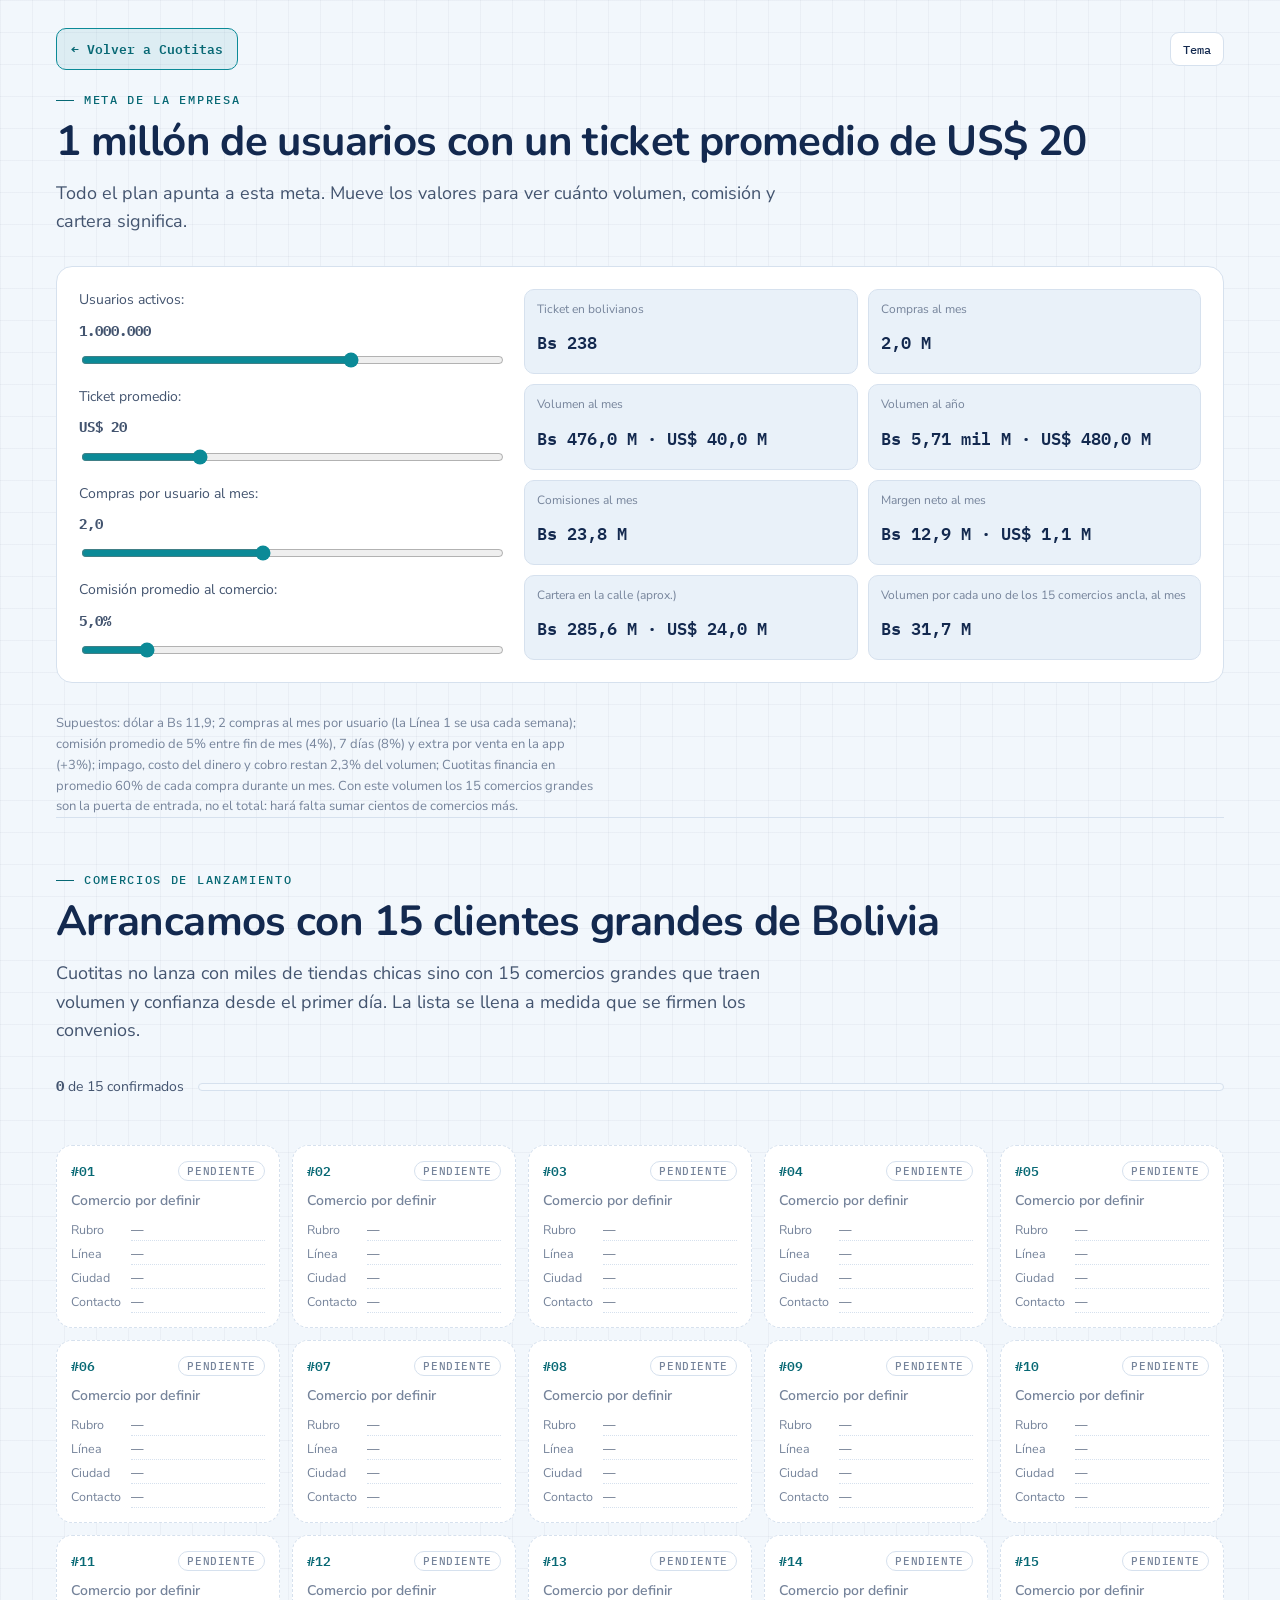
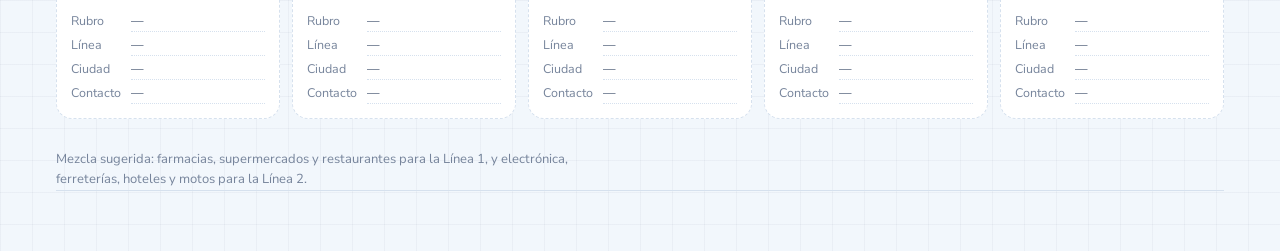
<file: clientes.html>
<!DOCTYPE html>
<html lang="es">
<head>
    <meta charset="UTF-8">
    <meta name="viewport" content="width=device-width, initial-scale=1.0, viewport-fit=cover">
    <title>Cuotitas · Clientes</title>
    <meta name="description" content="Cuotitas: paga a plazos, fácil y seguro. 15 comercios de lanzamiento.">
    <link rel="icon" type="image/png" href="logo.png">
    <link rel="preconnect" href="https://fonts.googleapis.com">
    <link rel="preconnect" href="https://fonts.gstatic.com" crossorigin>
    <link rel="stylesheet" href="https://fonts.googleapis.com/css2?family=Nunito:wght@600;700;800;900&family=Nunito+Sans:opsz,wght@6..12,400;6..12,600;6..12,700&family=IBM+Plex+Mono:wght@400;500;600&display=swap">
    <link rel="stylesheet" href="index.css">
<script>try{const t=localStorage.getItem('cuotitas-theme');if(t)document.documentElement.dataset.theme=t}catch(e){}</script>
<style>
.meta{display:grid;grid-template-columns:minmax(0,1fr) minmax(0,1.6fr);gap:22px}
.meta .ctl{display:grid;gap:16px;align-content:start}
.meta label{display:grid;gap:8px;font-size:14px;color:var(--ink-2)}
.meta input[type=range]{width:100%}
.meta .cells{grid-template-columns:repeat(2,1fr)}
@media (max-width:800px){.meta{grid-template-columns:1fr}}
@media (max-width:520px){.meta .cells{grid-template-columns:1fr}}
.meta input[type=range]{accent-color:var(--accent)}
</style>
</head>
<body>
<main style="max-width:1200px;margin:0 auto;padding:28px 16px 60px">
  <div style="display:flex;justify-content:space-between;align-items:center;gap:12px;margin-bottom:24px">
    <a class="btn" href="index.html" style="display:inline-block;text-decoration:none">← Volver a Cuotitas</a>
    <button class="theme" id="theme" type="button" aria-label="Cambiar tema claro u oscuro">Tema</button>
  </div>
  <section id="meta" style="padding:0;margin-bottom:56px">
  <header>
    <span class="eyebrow">Meta de la empresa</span>
    <h2>1 millón de usuarios con un ticket promedio de US$ 20</h2>
    <p class="lead">Todo el plan apunta a esta meta. Mueve los valores para ver cuánto volumen, comisión y cartera significa.</p>
  </header>
  <div class="card meta">
    <div class="ctl">
      <label>Usuarios activos: <b class="num" id="uTxt"></b><input id="u" type="range" min="100000" max="1500000" step="50000" value="1000000"></label>
      <label>Ticket promedio: <b class="num" id="tTxt"></b><input id="t" type="range" min="5" max="60" step="1" value="20"></label>
      <label>Compras por usuario al mes: <b class="num" id="fTxt"></b><input id="f" type="range" min="0.5" max="4" step="0.5" value="2"></label>
      <label>Comisión promedio al comercio: <b class="num" id="cTxt"></b><input id="c" type="range" min="4" max="11" step="0.5" value="5"></label>
    </div>
    <div class="cells">
      <div class="cell"><span>Ticket en bolivianos</span><b id="o1"></b></div>
      <div class="cell"><span>Compras al mes</span><b id="o2"></b></div>
      <div class="cell"><span>Volumen al mes</span><b id="o3"></b></div>
      <div class="cell"><span>Volumen al año</span><b id="o4"></b></div>
      <div class="cell"><span>Comisiones al mes</span><b id="o5"></b></div>
      <div class="cell"><span>Margen neto al mes</span><b id="o6"></b></div>
      <div class="cell"><span>Cartera en la calle (aprox.)</span><b id="o7"></b></div>
      <div class="cell"><span>Volumen por cada uno de los 15 comercios ancla, al mes</span><b id="o8"></b></div>
    </div>
  </div>
  <p class="note">Supuestos: dólar a Bs 11,9; 2 compras al mes por usuario (la Línea 1 se usa cada semana); comisión promedio de 5% entre fin de mes (4%), 7 días (8%) y extra por venta en la app (+3%); impago, costo del dinero y cobro restan 2,3% del volumen; Cuotitas financia en promedio 60% de cada compra durante un mes. Con este volumen los 15 comercios grandes son la puerta de entrada, no el total: hará falta sumar cientos de comercios más.</p>
  </section>

  <section id="clientes" style="padding:0">
  <header >
    <span class="eyebrow">Comercios de lanzamiento</span>
    <h2>Arrancamos con 15 clientes grandes de Bolivia</h2>
    <p class="lead">Cuotitas no lanza con miles de tiendas chicas sino con 15 comercios grandes que traen volumen y confianza desde el primer día. La lista se llena a medida que se firmen los convenios.</p>
  </header>
  <div class="slotbar"><span><b class="num">0</b> de 15 confirmados</span><div class="bar"><i style="width:0%"></i></div></div>
  <div class="slots">
    <div class="slot"><div class="sh"><span class="n">#01</span><span class="chip">Pendiente</span></div>
      <b>Comercio por definir</b>
      <dl><dt>Rubro</dt><dd>—</dd><dt>Línea</dt><dd>—</dd><dt>Ciudad</dt><dd>—</dd><dt>Contacto</dt><dd>—</dd></dl></div>
    <div class="slot"><div class="sh"><span class="n">#02</span><span class="chip">Pendiente</span></div>
      <b>Comercio por definir</b>
      <dl><dt>Rubro</dt><dd>—</dd><dt>Línea</dt><dd>—</dd><dt>Ciudad</dt><dd>—</dd><dt>Contacto</dt><dd>—</dd></dl></div>
    <div class="slot"><div class="sh"><span class="n">#03</span><span class="chip">Pendiente</span></div>
      <b>Comercio por definir</b>
      <dl><dt>Rubro</dt><dd>—</dd><dt>Línea</dt><dd>—</dd><dt>Ciudad</dt><dd>—</dd><dt>Contacto</dt><dd>—</dd></dl></div>
    <div class="slot"><div class="sh"><span class="n">#04</span><span class="chip">Pendiente</span></div>
      <b>Comercio por definir</b>
      <dl><dt>Rubro</dt><dd>—</dd><dt>Línea</dt><dd>—</dd><dt>Ciudad</dt><dd>—</dd><dt>Contacto</dt><dd>—</dd></dl></div>
    <div class="slot"><div class="sh"><span class="n">#05</span><span class="chip">Pendiente</span></div>
      <b>Comercio por definir</b>
      <dl><dt>Rubro</dt><dd>—</dd><dt>Línea</dt><dd>—</dd><dt>Ciudad</dt><dd>—</dd><dt>Contacto</dt><dd>—</dd></dl></div>
    <div class="slot"><div class="sh"><span class="n">#06</span><span class="chip">Pendiente</span></div>
      <b>Comercio por definir</b>
      <dl><dt>Rubro</dt><dd>—</dd><dt>Línea</dt><dd>—</dd><dt>Ciudad</dt><dd>—</dd><dt>Contacto</dt><dd>—</dd></dl></div>
    <div class="slot"><div class="sh"><span class="n">#07</span><span class="chip">Pendiente</span></div>
      <b>Comercio por definir</b>
      <dl><dt>Rubro</dt><dd>—</dd><dt>Línea</dt><dd>—</dd><dt>Ciudad</dt><dd>—</dd><dt>Contacto</dt><dd>—</dd></dl></div>
    <div class="slot"><div class="sh"><span class="n">#08</span><span class="chip">Pendiente</span></div>
      <b>Comercio por definir</b>
      <dl><dt>Rubro</dt><dd>—</dd><dt>Línea</dt><dd>—</dd><dt>Ciudad</dt><dd>—</dd><dt>Contacto</dt><dd>—</dd></dl></div>
    <div class="slot"><div class="sh"><span class="n">#09</span><span class="chip">Pendiente</span></div>
      <b>Comercio por definir</b>
      <dl><dt>Rubro</dt><dd>—</dd><dt>Línea</dt><dd>—</dd><dt>Ciudad</dt><dd>—</dd><dt>Contacto</dt><dd>—</dd></dl></div>
    <div class="slot"><div class="sh"><span class="n">#10</span><span class="chip">Pendiente</span></div>
      <b>Comercio por definir</b>
      <dl><dt>Rubro</dt><dd>—</dd><dt>Línea</dt><dd>—</dd><dt>Ciudad</dt><dd>—</dd><dt>Contacto</dt><dd>—</dd></dl></div>
    <div class="slot"><div class="sh"><span class="n">#11</span><span class="chip">Pendiente</span></div>
      <b>Comercio por definir</b>
      <dl><dt>Rubro</dt><dd>—</dd><dt>Línea</dt><dd>—</dd><dt>Ciudad</dt><dd>—</dd><dt>Contacto</dt><dd>—</dd></dl></div>
    <div class="slot"><div class="sh"><span class="n">#12</span><span class="chip">Pendiente</span></div>
      <b>Comercio por definir</b>
      <dl><dt>Rubro</dt><dd>—</dd><dt>Línea</dt><dd>—</dd><dt>Ciudad</dt><dd>—</dd><dt>Contacto</dt><dd>—</dd></dl></div>
    <div class="slot"><div class="sh"><span class="n">#13</span><span class="chip">Pendiente</span></div>
      <b>Comercio por definir</b>
      <dl><dt>Rubro</dt><dd>—</dd><dt>Línea</dt><dd>—</dd><dt>Ciudad</dt><dd>—</dd><dt>Contacto</dt><dd>—</dd></dl></div>
    <div class="slot"><div class="sh"><span class="n">#14</span><span class="chip">Pendiente</span></div>
      <b>Comercio por definir</b>
      <dl><dt>Rubro</dt><dd>—</dd><dt>Línea</dt><dd>—</dd><dt>Ciudad</dt><dd>—</dd><dt>Contacto</dt><dd>—</dd></dl></div>
    <div class="slot"><div class="sh"><span class="n">#15</span><span class="chip">Pendiente</span></div>
      <b>Comercio por definir</b>
      <dl><dt>Rubro</dt><dd>—</dd><dt>Línea</dt><dd>—</dd><dt>Ciudad</dt><dd>—</dd><dt>Contacto</dt><dd>—</dd></dl></div>
  </div>
  <p class="note">Mezcla sugerida: farmacias, supermercados y restaurantes para la Línea 1, y electrónica, ferreterías, hoteles y motos para la Línea 2.</p>
</section>
</main>
<script>
(function(){const $=s=>document.querySelector(s),FX=11.9,COST=.023,FIN=.6;
const nf=(n,d=0)=>n.toLocaleString('es-BO',{minimumFractionDigits:d,maximumFractionDigits:d});
const big=n=>n>=1e9?nf(n/1e9,2)+' mil M':n>=1e6?nf(n/1e6,1)+' M':nf(n);
function upd(){const u=+$('#u').value,t=+$('#t').value,f=+$('#f').value,c=+$('#c').value/100;
 const tb=t*FX,n=u*f,v=n*tb,com=v*c,mg=v*(c-COST);
 $('#uTxt').textContent=nf(u);$('#tTxt').textContent='US$ '+t;$('#fTxt').textContent=nf(f,1);$('#cTxt').textContent=nf(c*100,1)+'%';
 $('#o1').textContent='Bs '+nf(tb);$('#o2').textContent=big(n);
 $('#o3').textContent='Bs '+big(v)+' · US$ '+big(v/FX);$('#o4').textContent='Bs '+big(v*12)+' · US$ '+big(v*12/FX);
 $('#o5').textContent='Bs '+big(com);$('#o6').textContent='Bs '+big(mg)+' · US$ '+big(mg/FX);
 $('#o7').textContent='Bs '+big(v*FIN)+' · US$ '+big(v*FIN/FX);$('#o8').textContent='Bs '+big(v/15)}
['#u','#t','#f','#c'].forEach(s=>$(s).addEventListener('input',upd));upd();
 const root=document.documentElement;
 $('#theme').addEventListener('click',()=>{const dark=root.dataset.theme?root.dataset.theme==='dark':!matchMedia('(prefers-color-scheme: light)').matches;root.dataset.theme=dark?'light':'dark';try{localStorage.setItem('cuotitas-theme',root.dataset.theme)}catch(e){}})})();
</script>
</body>
</html>
</file>
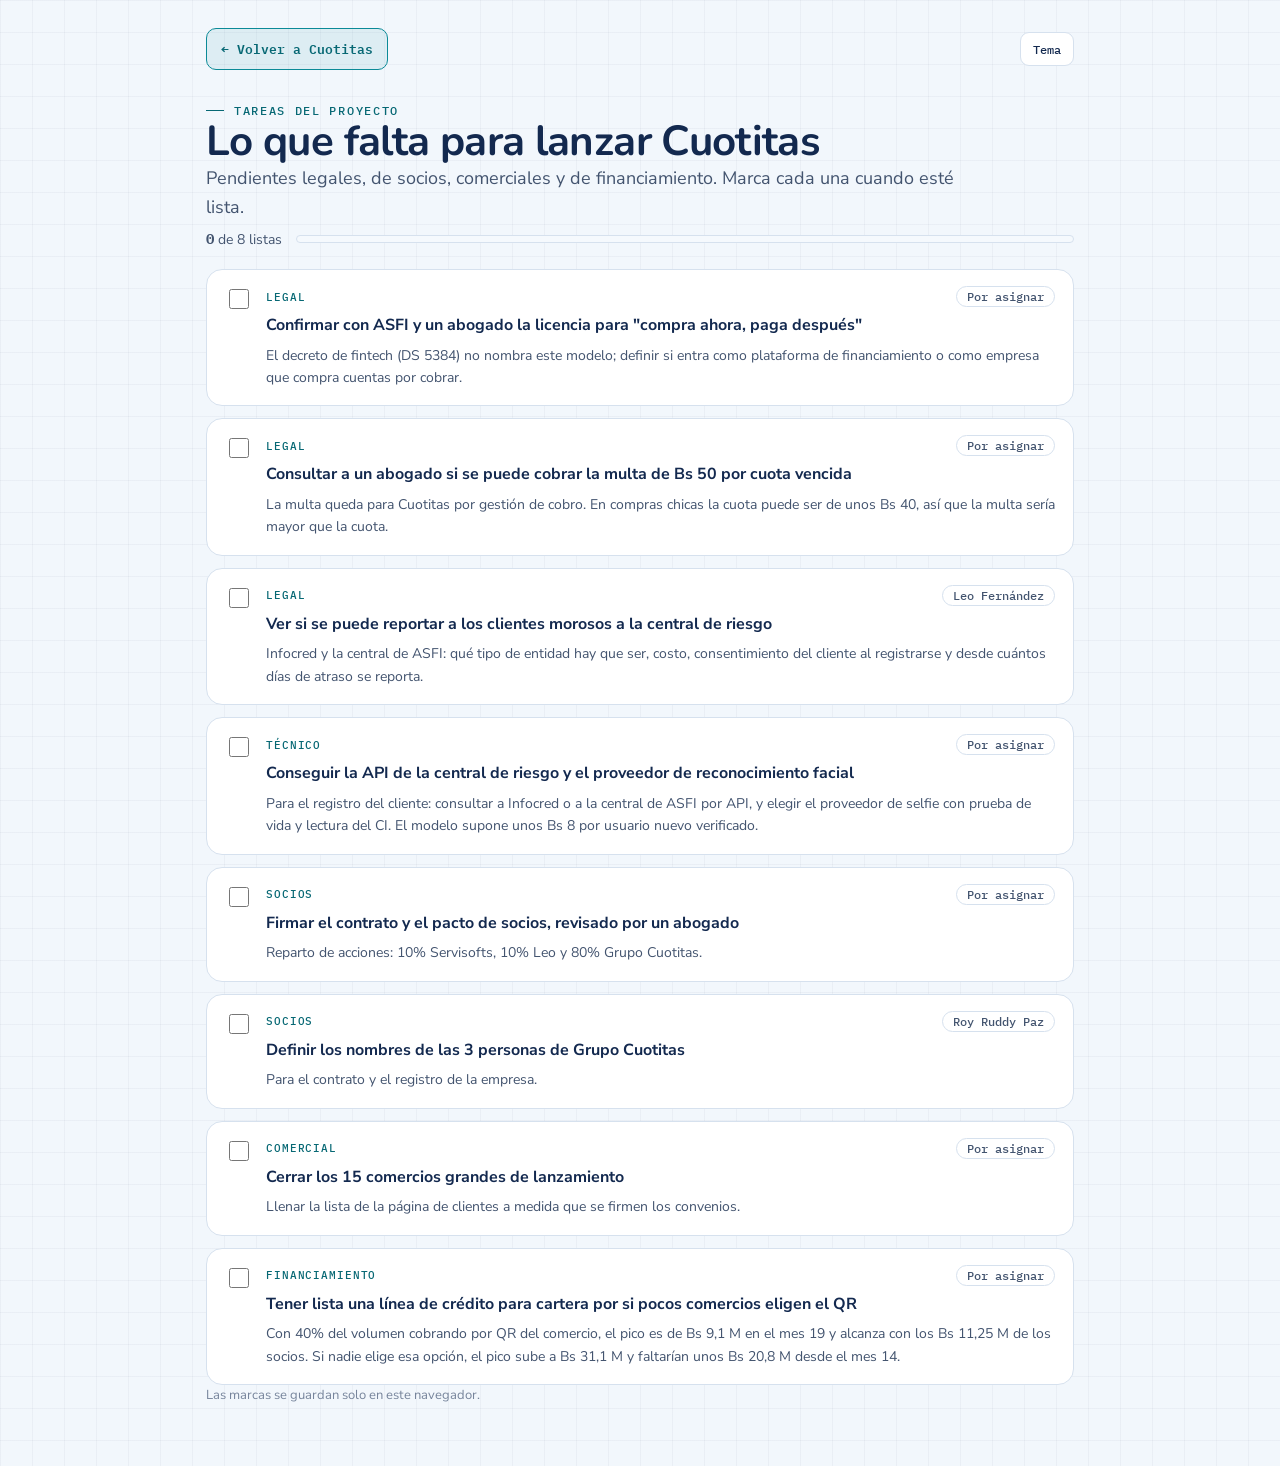
<file: tareas.html>
<!DOCTYPE html>
<html lang="es">
<head>
    <meta charset="UTF-8">
    <meta name="viewport" content="width=device-width, initial-scale=1.0, viewport-fit=cover">
    <title>Cuotitas · Tareas</title>
    <meta name="description" content="Cuotitas: paga a plazos, fácil y seguro. Tareas pendientes del proyecto.">
    <link rel="icon" type="image/png" href="logo.png">
    <link rel="preconnect" href="https://fonts.googleapis.com">
    <link rel="preconnect" href="https://fonts.gstatic.com" crossorigin>
    <link rel="stylesheet" href="https://fonts.googleapis.com/css2?family=Nunito:wght@600;700;800;900&family=Nunito+Sans:opsz,wght@6..12,400;6..12,600;6..12,700&family=IBM+Plex+Mono:wght@400;500;600&display=swap">
    <link rel="stylesheet" href="index.css">
<script>try{const t=localStorage.getItem('cuotitas-theme');if(t)document.documentElement.dataset.theme=t}catch(e){}</script>
<style>
.tasks{display:grid;gap:12px}
.task{display:grid;grid-template-columns:auto minmax(0,1fr);gap:14px;align-items:start;background:var(--surface);border:1px solid var(--line);border-radius:var(--r);padding:16px 18px;cursor:pointer;transition:border-color .2s}
.task:hover{border-color:var(--accent)}
.task input{width:20px;height:20px;margin-top:3px;accent-color:var(--accent)}
.task .body{display:grid;gap:6px;min-width:0}
.task .top{display:flex;flex-wrap:wrap;gap:8px;align-items:center;justify-content:space-between}
.task .tag{font:500 11px var(--f-mono);text-transform:uppercase;letter-spacing:.08em;color:var(--accent-ink)}
.task .who{font:500 12px var(--f-mono);color:var(--ink-2);border:1px solid var(--line);border-radius:99px;padding:2px 10px}
.task b{font-size:16px;color:var(--ink)}
.task .d{font-size:14px;color:var(--ink-2)}
.task:has(input:checked) b{text-decoration:line-through;color:var(--muted)}
.tbar{display:flex;align-items:center;gap:14px;font-size:14px;color:var(--ink-2);margin:6px 0 18px}
.tbar .bar{flex:1;height:8px;border-radius:99px;background:var(--surface-2);border:1px solid var(--line);overflow:hidden}
.tbar .bar i{display:block;height:100%;width:0;background:var(--accent);transition:width .3s}
</style>
</head>
<body>
<main style="max-width:900px;margin:0 auto;padding:28px 16px 60px">
  <div style="display:flex;justify-content:space-between;align-items:center;gap:12px;margin-bottom:24px">
    <a class="btn" href="index.html" style="display:inline-block;text-decoration:none">← Volver a Cuotitas</a>
    <button class="theme" id="theme" type="button" aria-label="Cambiar tema claro u oscuro">Tema</button>
  </div>
  <header>
    <span class="eyebrow">Tareas del proyecto</span>
    <h2>Lo que falta para lanzar Cuotitas</h2>
    <p class="lead">Pendientes legales, de socios, comerciales y de financiamiento. Marca cada una cuando esté lista.</p>
  </header>
  <div class="tbar"><span><b class="num" id="done">0</b> de <span id="total"></span> listas</span><div class="bar"><i id="prog"></i></div></div>
  <div class="tasks">
    <label class="task"><input type="checkbox" data-k="t1"><span class="body"><span class="top"><span class="tag">Legal</span><span class="who">Por asignar</span></span><b>Confirmar con ASFI y un abogado la licencia para "compra ahora, paga después"</b><span class="d">El decreto de fintech (DS 5384) no nombra este modelo; definir si entra como plataforma de financiamiento o como empresa que compra cuentas por cobrar.</span></span></label>
    <label class="task"><input type="checkbox" data-k="t2"><span class="body"><span class="top"><span class="tag">Legal</span><span class="who">Por asignar</span></span><b>Consultar a un abogado si se puede cobrar la multa de Bs 50 por cuota vencida</b><span class="d">La multa queda para Cuotitas por gestión de cobro. En compras chicas la cuota puede ser de unos Bs 40, así que la multa sería mayor que la cuota.</span></span></label>
    <label class="task"><input type="checkbox" data-k="t3"><span class="body"><span class="top"><span class="tag">Legal</span><span class="who">Leo Fernández</span></span><b>Ver si se puede reportar a los clientes morosos a la central de riesgo</b><span class="d">Infocred y la central de ASFI: qué tipo de entidad hay que ser, costo, consentimiento del cliente al registrarse y desde cuántos días de atraso se reporta.</span></span></label>
    <label class="task"><input type="checkbox" data-k="t8"><span class="body"><span class="top"><span class="tag">Técnico</span><span class="who">Por asignar</span></span><b>Conseguir la API de la central de riesgo y el proveedor de reconocimiento facial</b><span class="d">Para el registro del cliente: consultar a Infocred o a la central de ASFI por API, y elegir el proveedor de selfie con prueba de vida y lectura del CI. El modelo supone unos Bs 8 por usuario nuevo verificado.</span></span></label>
    <label class="task"><input type="checkbox" data-k="t4"><span class="body"><span class="top"><span class="tag">Socios</span><span class="who">Por asignar</span></span><b>Firmar el contrato y el pacto de socios, revisado por un abogado</b><span class="d">Reparto de acciones: 10% Servisofts, 10% Leo y 80% Grupo Cuotitas.</span></span></label>
    <label class="task"><input type="checkbox" data-k="t5"><span class="body"><span class="top"><span class="tag">Socios</span><span class="who">Roy Ruddy Paz</span></span><b>Definir los nombres de las 3 personas de Grupo Cuotitas</b><span class="d">Para el contrato y el registro de la empresa.</span></span></label>
    <label class="task"><input type="checkbox" data-k="t6"><span class="body"><span class="top"><span class="tag">Comercial</span><span class="who">Por asignar</span></span><b>Cerrar los 15 comercios grandes de lanzamiento</b><span class="d">Llenar la lista de la página de clientes a medida que se firmen los convenios.</span></span></label>
    <label class="task"><input type="checkbox" data-k="t7"><span class="body"><span class="top"><span class="tag">Financiamiento</span><span class="who">Por asignar</span></span><b>Tener lista una línea de crédito para cartera por si pocos comercios eligen el QR</b><span class="d">Con 40% del volumen cobrando por QR del comercio, el pico es de Bs 9,1 M en el mes 19 y alcanza con los Bs 11,25 M de los socios. Si nadie elige esa opción, el pico sube a Bs 31,1 M y faltarían unos Bs 20,8 M desde el mes 14.</span></span></label>
  </div>
  <p class="note">Las marcas se guardan solo en este navegador.</p>
</main>
<script>
(function(){const $=s=>document.querySelector(s),root=document.documentElement,boxes=[...document.querySelectorAll('.task input')];
 let st={};try{st=JSON.parse(localStorage.getItem('cuotitas-tareas')||'{}')}catch(e){}
 const upd=()=>{const n=boxes.filter(b=>b.checked).length;$('#done').textContent=n;$('#total').textContent=boxes.length;$('#prog').style.width=(n/boxes.length*100)+'%'};
 boxes.forEach(b=>{b.checked=!!st[b.dataset.k];b.addEventListener('change',()=>{st[b.dataset.k]=b.checked;try{localStorage.setItem('cuotitas-tareas',JSON.stringify(st))}catch(e){}upd()})});upd();
 $('#theme').addEventListener('click',()=>{const dark=root.dataset.theme?root.dataset.theme==='dark':!matchMedia('(prefers-color-scheme: light)').matches;root.dataset.theme=dark?'light':'dark';try{localStorage.setItem('cuotitas-theme',root.dataset.theme)}catch(e){}})})();
</script>
</body>
</html>
</file>
<file: index.css>
/* base */
:root{box-sizing:border-box;padding-top:env(safe-area-inset-top,0px);padding-bottom:env(safe-area-inset-bottom,0px)}
html{scroll-padding-top:env(safe-area-inset-top,0px)}
body{margin:0;padding:0}
img{max-width:100%}

/* Layout: consola técnica de una sola columna (1120px). Fondo con retícula fina, paneles tipo "terminal", gráficos SVG dibujados con JS.
   Marca Cuotitas: azul marino del logotipo, azul, turquesa y verde del escudo. Azul = producto, turquesa = infraestructura, verde = externos e hitos. */
:root{
  --bg:#08111F; --bg-2:#0B1628; --surface:#101D33; --surface-2:#15243E; --ink:#E9F0F9; --ink-2:#A7B5CA; --muted:#6F7F99; --line:#21314C;
  --brand:#E9F0F9; --accent:#24BCC4; --accent-ink:#5ED6DB; --accent-soft:rgba(36,188,196,.13); --on-accent:#03222A;
  --sun:#97CE4E; --sun-soft:rgba(151,206,78,.13); --cyan:#5C98E8; --warn:#F0B23A; --warn-soft:rgba(240,178,58,.12);
  --s1:#4787DD; --s2:#1FA9B4; --s3:#86BF3C; --mark:#3A4862; --good:#6CC24A; --bad:#e66767;
  --grid:rgba(233,240,249,.035); --glow:rgba(36,188,196,.16); --shadow:0 24px 60px -36px rgba(0,0,0,.8);
  --f-display:"Nunito","Avenir Next","Segoe UI",system-ui,sans-serif;
  --f-body:"Nunito Sans","Helvetica Neue",Arial,system-ui,sans-serif;
  --f-mono:"IBM Plex Mono",ui-monospace,"SFMono-Regular",Menlo,monospace;
  --r:16px; color-scheme:dark;
}
@media (prefers-color-scheme: light){:root:not([data-theme="dark"]){
  --bg:#F2F7FC; --bg-2:#E9F1F9; --surface:#FFFFFF; --surface-2:#F5F9FD; --ink:#13294F; --ink-2:#43546F; --muted:#76849B; --line:#D6E1EE;
  --brand:#1B3A6B; --accent:#0B8A97; --accent-ink:#076874; --accent-soft:rgba(11,138,151,.09); --on-accent:#FFFFFF;
  --sun:#5E9C1F; --sun-soft:rgba(110,170,40,.12); --cyan:#1F5FAF; --warn:#B87400; --warn-soft:rgba(196,127,0,.10);
  --s1:#1F5FAF; --s2:#0F99A6; --s3:#6AA82B; --mark:#B5C1D2; --good:#2E9E3A; --bad:#d03b3b;
  --grid:rgba(19,41,79,.04); --glow:rgba(11,138,151,.10); --shadow:0 24px 50px -34px rgba(19,41,79,.35); color-scheme:light}}
:root[data-theme="light"]{
  --bg:#F2F7FC; --bg-2:#E9F1F9; --surface:#FFFFFF; --surface-2:#F5F9FD; --ink:#13294F; --ink-2:#43546F; --muted:#76849B; --line:#D6E1EE;
  --brand:#1B3A6B; --accent:#0B8A97; --accent-ink:#076874; --accent-soft:rgba(11,138,151,.09); --on-accent:#FFFFFF;
  --sun:#5E9C1F; --sun-soft:rgba(110,170,40,.12); --cyan:#1F5FAF; --warn:#B87400; --warn-soft:rgba(196,127,0,.10);
  --s1:#1F5FAF; --s2:#0F99A6; --s3:#6AA82B; --mark:#B5C1D2; --good:#2E9E3A; --bad:#d03b3b;
  --grid:rgba(19,41,79,.04); --glow:rgba(11,138,151,.10); --shadow:0 24px 50px -34px rgba(19,41,79,.35); color-scheme:light}

*{box-sizing:border-box}
html{scroll-behavior:smooth}
body{background:var(--bg);color:var(--ink);font:16px/1.6 var(--f-body);
  background-image:linear-gradient(var(--grid) 1px,transparent 1px),linear-gradient(90deg,var(--grid) 1px,transparent 1px);background-size:32px 32px;
  padding-left:max(16px, env(safe-area-inset-left, 0px));padding-right:max(16px, env(safe-area-inset-right, 0px))}
body::before{content:"";position:fixed;inset:0 0 auto;height:env(safe-area-inset-top,0px);z-index:60;background:var(--bg)}
.wrap{max-width:1120px;margin:0 auto}
h1,h2,h3{font-family:var(--f-display);text-wrap:balance;margin:0;line-height:1.06;letter-spacing:-.015em}
h2{font-size:clamp(28px,4vw,42px);font-weight:700}
h3{font-size:19px;font-weight:700}
p{margin:0;max-width:68ch}
.mono,.num{font-family:var(--f-mono);font-variant-numeric:tabular-nums}
.eyebrow{font:500 12px/1 var(--f-mono);letter-spacing:.14em;text-transform:uppercase;color:var(--accent-ink);display:inline-flex;gap:10px;align-items:center}
.eyebrow::before{content:"";width:18px;height:1px;background:currentColor}
.lead{font-size:18px;color:var(--ink-2)}
.note{font-size:13px;color:var(--muted)}
a{color:var(--accent-ink)}
:focus-visible{outline:2px solid var(--accent);outline-offset:3px;border-radius:6px}

/* top bar */
.progress{position:fixed;left:0;top:env(safe-area-inset-top,0px);height:3px;width:100%;transform-origin:left;transform:scaleX(0);background:linear-gradient(90deg,var(--cyan),var(--accent),var(--sun));z-index:70}
nav.top{position:sticky;top:env(safe-area-inset-top,0px);z-index:50;margin:0 calc(-1 * max(16px, env(safe-area-inset-left,0px)));background:color-mix(in srgb,var(--bg) 82%,transparent);backdrop-filter:blur(12px);border-bottom:1px solid var(--line)}
nav.top .in{max-width:1120px;margin:0 auto;display:flex;gap:6px;align-items:center;padding-block:10px;padding-left:max(16px, env(safe-area-inset-left, 0px));padding-right:max(16px, env(safe-area-inset-right, 0px))}
.brand{font:800 21px var(--f-display);color:var(--brand);text-decoration:none;white-space:nowrap;margin-right:10px;display:flex;align-items:center;gap:8px;letter-spacing:-.01em}
.brand img{width:30px;height:30px;display:block}
.links{display:flex;gap:2px;overflow-x:auto;scrollbar-width:none;flex:1;min-width:0}
.links a{font-size:14px;color:var(--ink-2);text-decoration:none;white-space:nowrap;padding:6px 10px;border-radius:8px}
.links a:hover{color:var(--ink);background:var(--surface)}
.links a.act{color:var(--accent-ink);background:var(--accent-soft)}
.theme{border:1px solid var(--line);background:var(--surface);color:var(--ink);border-radius:9px;padding:0 12px;height:34px;cursor:pointer;font:500 12px var(--f-mono);flex:none}

section{padding-block:80px;display:grid;gap:30px;border-bottom:1px solid var(--line)}
section > header{display:grid;gap:14px}

/* cards with pointer glow */
.card{background:var(--surface);border:1px solid var(--line);border-radius:var(--r);padding:22px;display:grid;gap:12px;align-content:start;position:relative;overflow:hidden;min-width:0}
.card.glow::after{content:"";position:absolute;inset:0;pointer-events:none;background:radial-gradient(380px circle at var(--mx,-200px) var(--my,-200px),var(--glow),transparent 60%);opacity:0;transition:opacity .25s}
.card.glow:hover::after{opacity:1}
.card h3{font-size:17px}
.grid2{display:grid;grid-template-columns:1fr 1fr;gap:18px}
.grid3{display:grid;grid-template-columns:repeat(3,1fr);gap:18px}
.grid4{display:grid;grid-template-columns:repeat(4,1fr);gap:14px}
.grid2>*,.grid3>*,.grid4>*{min-width:0}

/* hero */
.hero{display:grid;grid-template-columns:1.02fr .98fr;gap:44px;align-items:center;padding-block:64px 72px;border-bottom:1px solid var(--line)}
.hero h1{font-size:clamp(38px,5vw,60px);font-weight:800;letter-spacing:-.03em}
.hero h1 .g{background:linear-gradient(92deg,var(--cyan) 0%,var(--accent) 55%,var(--sun) 100%);-webkit-background-clip:text;background-clip:text;color:transparent}
.hero .copy{display:grid;gap:22px;min-width:0}
.lockup{display:flex;align-items:center;gap:14px}
.lockup img{width:64px;height:64px;flex:none}
.lockup b{display:block;font:900 34px/1 var(--f-display);color:var(--brand);letter-spacing:-.01em}
.lockup span{display:block;font-size:15px;color:var(--ink-2);margin-top:4px}
.chips{display:flex;flex-wrap:wrap;gap:8px}
.chip{font:500 12px var(--f-mono);padding:6px 10px;border:1px solid var(--line);border-radius:999px;color:var(--ink-2);background:var(--surface)}
.kpis{display:grid;grid-template-columns:repeat(4,1fr);gap:10px}
.kpi{border:1px solid var(--line);background:var(--surface);border-radius:12px;padding:12px;display:grid;gap:2px}
.kpi b{font:700 19px/1.15 var(--f-display);white-space:nowrap}
.kpi span{font-size:12px;color:var(--muted)}

/* console */
.console{background:#06101F;border:1px solid #1A2B45;border-radius:18px;box-shadow:var(--shadow);overflow:hidden;min-width:0;color:#D6E2F2}
.console .bar{display:flex;align-items:center;gap:7px;padding:10px 14px;border-bottom:1px solid #1A2B45;font:500 12px var(--f-mono);color:#7E90AB}
.console .bar i{width:10px;height:10px;border-radius:50%;background:#2A3A55}
.console .bar i:nth-child(1){background:#e66767}.console .bar i:nth-child(2){background:#F0B23A}.console .bar i:nth-child(3){background:#8CC63F}
.console .bar span{margin-left:auto}
.console pre{margin:0;padding:14px 16px;font:12.5px/1.75 var(--f-mono);height:268px;overflow:hidden;white-space:pre-wrap;word-break:break-word}
.console .ok{color:#5ED6DB}.console .wa{color:#F0B23A}.console .in{color:#8DB6F2}.console .dim{color:#5D6E89}
.console .meter{display:grid;grid-template-columns:repeat(3,1fr);border-top:1px solid #1A2B45}
.console .meter div{padding:10px 14px;display:grid;gap:2px;border-right:1px solid #1A2B45}
.console .meter div:last-child{border-right:0}
.console .meter small{font:500 11px var(--f-mono);color:#7E90AB;letter-spacing:.06em;text-transform:uppercase}
.console .meter b{font:600 17px var(--f-mono);color:#E9F0F9}
.caret{display:inline-block;width:8px;height:14px;background:#5ED6DB;vertical-align:-2px;animation:blink 1s steps(1) infinite}
@keyframes blink{50%{opacity:0}}

/* simulator */
.sim{display:grid;grid-template-columns:330px 1fr;gap:26px}
.sim label{font-size:13px;color:var(--ink-2);display:block;margin-bottom:8px}
.sim input[type=range]{width:100%;accent-color:var(--accent)}
.seg{display:grid;grid-template-columns:repeat(5,1fr);gap:6px}
.seg button{font:600 14px var(--f-mono);padding:10px 0;border-radius:10px;border:1px solid var(--line);background:var(--bg-2);color:var(--ink);cursor:pointer;transition:background .2s,border-color .2s}
.seg button[aria-pressed=true]{background:var(--accent);border-color:var(--accent);color:var(--on-accent)}
.split{display:flex;height:42px;border-radius:10px;overflow:hidden;gap:3px}
.split div{display:flex;align-items:center;justify-content:center;font:600 12px var(--f-mono);transition:flex-grow .45s cubic-bezier(.2,.8,.2,1);min-width:0;white-space:nowrap;overflow:hidden}
.split .ini{background:var(--sun);color:#0F2405}
.split .cu{background:var(--s1);color:#fff}
.cells{display:grid;grid-template-columns:repeat(3,1fr);gap:10px}
.cell{background:var(--bg-2);border:1px solid var(--line);border-radius:10px;padding:10px 12px;display:grid;gap:2px}
.cell span{font-size:12px;color:var(--muted)}
.cell b{font:600 17px var(--f-mono)}
.status{font:500 13px var(--f-mono);display:flex;gap:8px;align-items:center}
.status i{width:8px;height:8px;border-radius:50%;background:currentColor}
.status.ok{color:var(--accent-ink)}.status.bad{color:var(--bad)}

/* credit lines */
.lines{display:grid;grid-template-columns:1fr 1fr;gap:18px}
.line-card{border-top:3px solid var(--s1)}
.line-card.l1{border-top-color:var(--sun)}
.line-card .tag{font:600 12px var(--f-mono);letter-spacing:.08em;text-transform:uppercase;color:var(--sun)}
.line-card.l2 .tag{color:var(--accent-ink)}
.line-card .big{font:700 26px/1.1 var(--f-display)}
.rubros{display:flex;flex-wrap:wrap;gap:6px}
.rubros span{font:500 12.5px var(--f-mono);padding:5px 9px;border-radius:8px;background:var(--bg-2);border:1px solid var(--line);color:var(--ink-2)}
.minitbl{width:100%;border-collapse:collapse;font-size:13px}
.minitbl th,.minitbl td{padding:7px 8px;border-bottom:1px solid var(--line);background:none}
.minitbl td{font-family:var(--f-mono)}
.rules{display:grid;grid-template-columns:repeat(2,1fr);gap:14px}

.payout{display:grid;grid-template-columns:repeat(4,1fr);gap:18px}
@media (max-width:1200px){.payout{grid-template-columns:repeat(2,1fr)}}
.payout .pct{font:800 44px/1 var(--f-display);color:var(--accent-ink)}
.payout .opt{font:600 12px var(--f-mono);letter-spacing:.08em;text-transform:uppercase;color:var(--muted)}
@media (max-width:900px){.payout{grid-template-columns:1fr}}

/* stats */
.stat b{font:700 30px/1.1 var(--f-display)}
.stat span{font-size:14px;color:var(--ink-2)}

/* tabs */
.tabs{display:flex;gap:6px;flex-wrap:wrap}
.tabs button{font:500 13px var(--f-mono);padding:8px 12px;border-radius:10px;border:1px solid var(--line);background:var(--surface);color:var(--ink-2);cursor:pointer}
.tabs button[aria-selected=true]{background:var(--accent-soft);border-color:var(--accent);color:var(--accent-ink)}
.tabpanel{display:grid;grid-template-columns:1fr 1.25fr;gap:22px}
.tabpanel ul{margin:0;padding-left:18px;display:grid;gap:8px;color:var(--ink-2)}
.tabpanel ul b{color:var(--ink)}
.stackbadges{display:flex;flex-wrap:wrap;gap:8px;align-content:start}
.stackbadges span{font:500 13px var(--f-mono);padding:7px 11px;border-radius:9px;background:var(--bg-2);border:1px solid var(--line)}

/* diagrams */
.scrollx{overflow-x:auto;-webkit-overflow-scrolling:touch}
.diagram{display:block;width:100%;min-width:760px;height:auto}
.diagram text{font-family:var(--f-body)}
.chart{display:block;width:100%;height:auto;overflow:visible}
.chart text{font-family:var(--f-body)}
.lab{fill:var(--ink-2);font-size:12px}
.val{fill:var(--ink);font:500 12px var(--f-mono)}
.btn{font:600 13px var(--f-mono);padding:9px 14px;border-radius:10px;border:1px solid var(--accent);background:var(--accent-soft);color:var(--accent-ink);cursor:pointer;justify-self:start}
.legend{display:flex;flex-wrap:wrap;gap:16px;font-size:13px;color:var(--ink-2)}
.legend span{display:inline-flex;align-items:center;gap:7px}
.legend i{width:12px;height:12px;border-radius:3px;display:inline-block}

/* code */
pre.code{margin:0;background:var(--bg-2);border:1px solid var(--line);border-radius:12px;padding:16px;font:12.5px/1.7 var(--f-mono);overflow-x:auto;color:var(--ink-2)}
pre.code .k{color:var(--cyan)}pre.code .s{color:var(--accent-ink)}pre.code .c{color:var(--muted)}pre.code .n{color:var(--sun)}

/* erd */
.erd{display:grid;grid-template-columns:repeat(5,1fr);gap:12px}
.ent{background:var(--surface);border:1px solid var(--line);border-radius:12px;overflow:hidden;font:12.5px/1.6 var(--f-mono);transition:border-color .2s,transform .2s}
.ent:hover,.ent.hl{border-color:var(--accent);transform:translateY(-2px)}
.ent b{display:block;padding:8px 12px;background:var(--surface-2);border-bottom:1px solid var(--line);color:var(--ink);font-weight:600}
.ent ul{list-style:none;margin:0;padding:8px 12px;color:var(--ink-2)}
.ent li span{color:var(--muted)}
.ent .fk{color:var(--cyan)}
.ent .pk{color:var(--sun)}

/* tables */
.tbl{overflow-x:auto;border:1px solid var(--line);border-radius:var(--r);background:var(--surface)}
table{width:100%;border-collapse:collapse;font-size:14px}
th,td{text-align:left;padding:11px 14px;border-bottom:1px solid var(--line);vertical-align:top}
tr:last-child td{border-bottom:0}
th{font:500 11.5px var(--f-mono);letter-spacing:.08em;text-transform:uppercase;color:var(--muted);background:var(--surface-2)}
td.r,th.r{text-align:right}
td.r{font-family:var(--f-mono);font-variant-numeric:tabular-nums}
tr.tot td{font-weight:600;color:var(--ink);background:var(--accent-soft)}

.callout{border:1px solid var(--warn);background:var(--warn-soft);padding:16px 18px;border-radius:12px;display:grid;gap:6px}
.callout b{font-family:var(--f-display)}
ul.clean{margin:0;padding-left:18px;display:grid;gap:7px;color:var(--ink-2)}
ul.clean b{color:var(--ink)}

/* roadmap */
.road{display:grid;grid-template-columns:repeat(4,1fr);gap:14px}
.phase .when{font:500 12px var(--f-mono);color:var(--muted)}
.phase.now{border-color:var(--accent);box-shadow:0 0 0 1px var(--accent) inset}
.phase ul{margin:0;padding-left:16px;font-size:14px;color:var(--ink-2);display:grid;gap:4px}
.gatebar{display:grid;grid-template-columns:repeat(3,1fr);gap:14px;font-size:13px;color:var(--ink-2)}
.gatebar div{display:flex;gap:8px;align-items:baseline}
.gatebar i{width:10px;height:10px;background:var(--sun);transform:rotate(45deg);flex:none}

/* tooltip */
.tip{position:fixed;pointer-events:none;background:var(--ink);color:var(--bg);font:500 12px/1.45 var(--f-mono);padding:8px 10px;border-radius:8px;opacity:0;transition:opacity .12s;z-index:80;max-width:260px}
.tip.on{opacity:1}

/* motion: content is visible at rest; these replay when a block scrolls into view */
@keyframes rise{from{transform:translateY(14px);opacity:.35}to{transform:none;opacity:1}}
.rv.in{animation:rise .7s cubic-bezier(.2,.8,.2,1) both}
@keyframes draw{from{stroke-dashoffset:var(--len)}to{stroke-dashoffset:0}}
.play .drawline{stroke-dasharray:var(--len);animation:draw 1.6s ease-out both}
@keyframes growy{from{transform:scaleY(0)}to{transform:scaleY(1)}}
@keyframes growx{from{transform:scaleX(0)}to{transform:scaleX(1)}}
.play .bar{transform-box:fill-box;transform-origin:bottom;animation:growy .8s cubic-bezier(.2,.8,.2,1) both}
.play .bar.neg{transform-origin:top}
.play .hbar{transform-box:fill-box;transform-origin:left;animation:growx .8s cubic-bezier(.2,.8,.2,1) both}
.seqstep{transition:opacity .3s}
.seq.running .seqstep{opacity:.18}
.seq.running .seqstep.on{opacity:1}
@media (prefers-reduced-motion: reduce){*,*::before,*::after{animation:none!important;transition:none!important}html{scroll-behavior:auto}}

footer{padding-block:44px 70px;display:grid;gap:10px;font-size:13px;color:var(--muted)}
footer ol{margin:0;padding-left:18px;display:grid;gap:4px}

@media (max-width:900px){
  .hero,.grid2,.sim,.tabpanel,.lines,.rules{grid-template-columns:1fr}
  .grid3,.grid4,.road,.erd{grid-template-columns:1fr 1fr}
  .kpis{grid-template-columns:1fr 1fr}
}
@media (max-width:540px){
  .grid3,.grid4,.road,.gatebar,.erd{grid-template-columns:1fr}
  .cells{grid-template-columns:1fr 1fr}
  section{padding-block:56px}
  .console pre{height:240px;font-size:11.5px}
}
@media (max-width:600px){.minitbl{display:block;max-width:100%;overflow-x:auto}.minitbl th,.minitbl td{padding-left:4px;padding-right:4px;font-size:11.5px}}

/* launch clients */
.slotbar{display:flex;align-items:center;gap:14px;font-size:14px;color:var(--ink-2);margin-bottom:16px}
.slotbar .bar{flex:1;height:8px;border-radius:99px;background:var(--surface-2);border:1px solid var(--line);overflow:hidden}
.slotbar .bar i{display:block;height:100%;background:var(--accent)}
.slots{display:grid;grid-template-columns:repeat(5,1fr);gap:12px}
.slot{border:1.5px dashed var(--line);border-radius:var(--r);padding:14px;display:grid;gap:8px;align-content:start;background:var(--surface);min-width:0;transition:border-color .2s,transform .2s}
.slot:hover{border-color:var(--accent);transform:translateY(-2px)}
.slot .sh{display:flex;justify-content:space-between;align-items:center}
.slot .n{font:600 13px var(--f-mono);color:var(--accent-ink)}
.slot .chip{font:500 10.5px var(--f-mono);text-transform:uppercase;letter-spacing:.06em;color:var(--muted);border:1px solid var(--line);border-radius:99px;padding:2px 8px}
.slot>b{font-size:14px;color:var(--muted);font-weight:600}
.slot dl{display:grid;grid-template-columns:auto 1fr;gap:3px 10px;margin:0;font-size:12.5px}
.slot dt{color:var(--muted)}.slot dd{margin:0;color:var(--ink-2);border-bottom:1px dotted var(--line)}
@media (max-width:1000px){.slots{grid-template-columns:repeat(3,1fr)}}
@media (max-width:600px){.slots{grid-template-columns:1fr 1fr}}

/* onboarding */
.onb{list-style:none;margin:0;padding:0;display:grid;grid-template-columns:repeat(4,1fr);gap:12px;counter-reset:s}
.onb li{display:grid;gap:6px;align-content:start;background:var(--bg-2);border:1px solid var(--line);border-radius:10px;padding:14px;min-width:0}
.onb .n{width:26px;height:26px;border-radius:50%;display:grid;place-items:center;background:var(--accent);color:var(--on-accent);font:600 13px var(--f-mono)}
.onb b{font-size:15px}.onb li>span:last-child{font-size:13.5px;color:var(--ink-2)}
.onbw{margin-bottom:18px}
@media (max-width:900px){.onb{grid-template-columns:1fr 1fr}}
@media (max-width:520px){.onb{grid-template-columns:1fr}}
</file>
